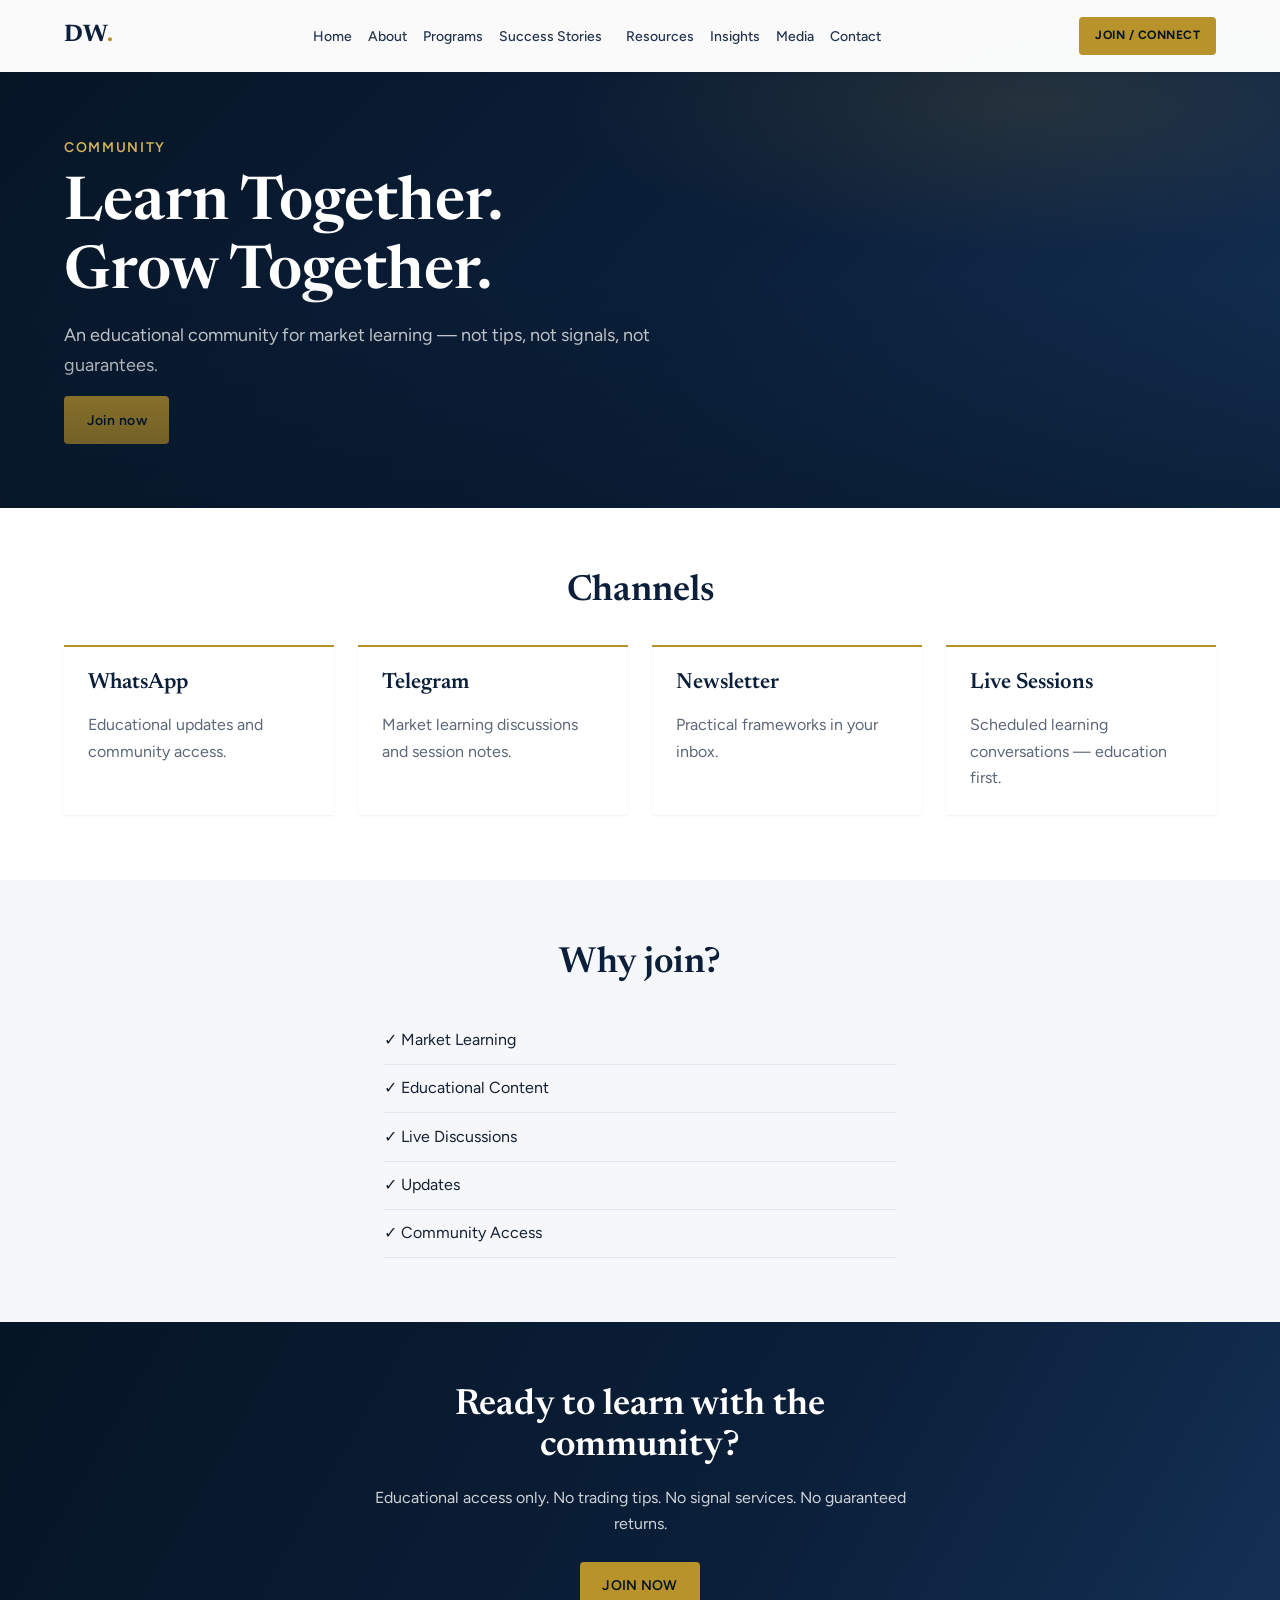
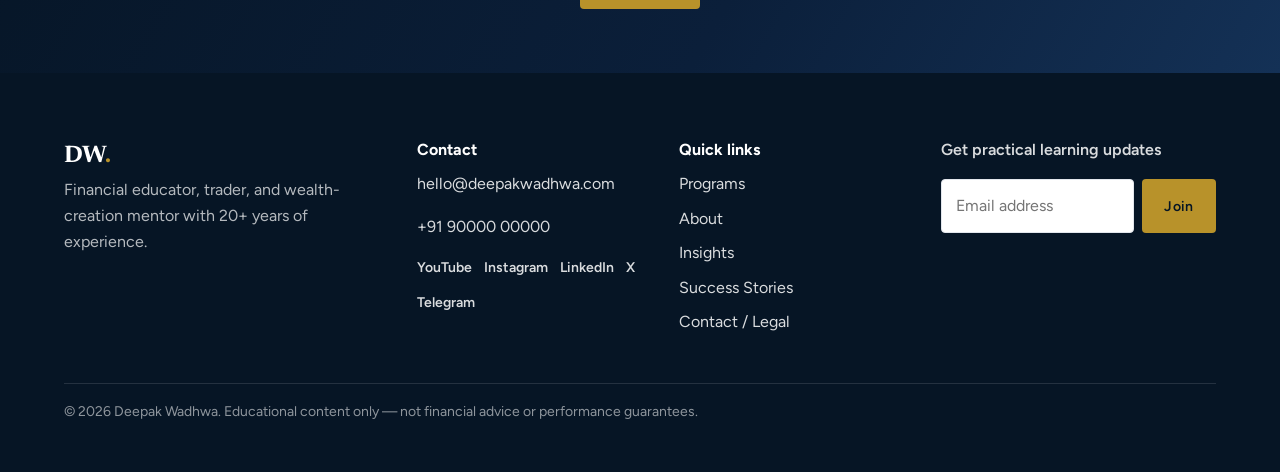
<file: community/index.html>
﻿<!DOCTYPE html>
<html lang="en">
<head>
  <meta charset="UTF-8" />
  <meta name="viewport" content="width=device-width, initial-scale=1" />
  <title>Community | Deepak Wadhwa</title>
  <meta name="description" content="Learn together. Grow together. — educational community channels." />
  <meta property="og:title" content="Community | Deepak Wadhwa" />
  <meta property="og:description" content="Deepak Wadhwa — financial education, trading, and wealth creation." />
  <link rel="preconnect" href="https://fonts.googleapis.com" />
  <link rel="preconnect" href="https://fonts.gstatic.com" crossorigin />
  <link rel="stylesheet" href="https://fonts.googleapis.com/css2?family=Figtree:wght@400;600;700&family=Newsreader:opsz,wght@6..72,600;6..72,700&display=swap" media="print" onload="this.media='all'" />
  <noscript><link rel="stylesheet" href="https://fonts.googleapis.com/css2?family=Figtree:wght@400;600;700&family=Newsreader:opsz,wght@6..72,600;6..72,700&display=swap" /></noscript>
  <link rel="stylesheet" href="../css/site.css" />
</head>
<body data-page="community">
  <div data-component="navbar"></div>

  <main data-page-main>
    <!--
      POSITIONING: educational community only.
      Do NOT use: trading tips, signals, guaranteed returns.
    -->
    <section data-section="intro">
      <h1>Learn Together. Grow Together.</h1>
    </section>
    <section data-section="channels">
      <!-- WhatsApp | Telegram | Newsletter | Live Sessions -->
    </section>
    <section data-section="why-join">
      <!-- Checklist: Market Learning, Educational Content, Live Discussions, Updates, Community Access -->
    </section>
    <section data-section="cta">
      <a href="/contact/?intent=Learn">JOIN NOW</a>
    </section>
  </main>

  <div data-component="footer"></div>
  <script src="../js/pages/community.js" defer></script>
  <script src="../js/site.bundle.js" defer></script>
</body>
</html>
</file>
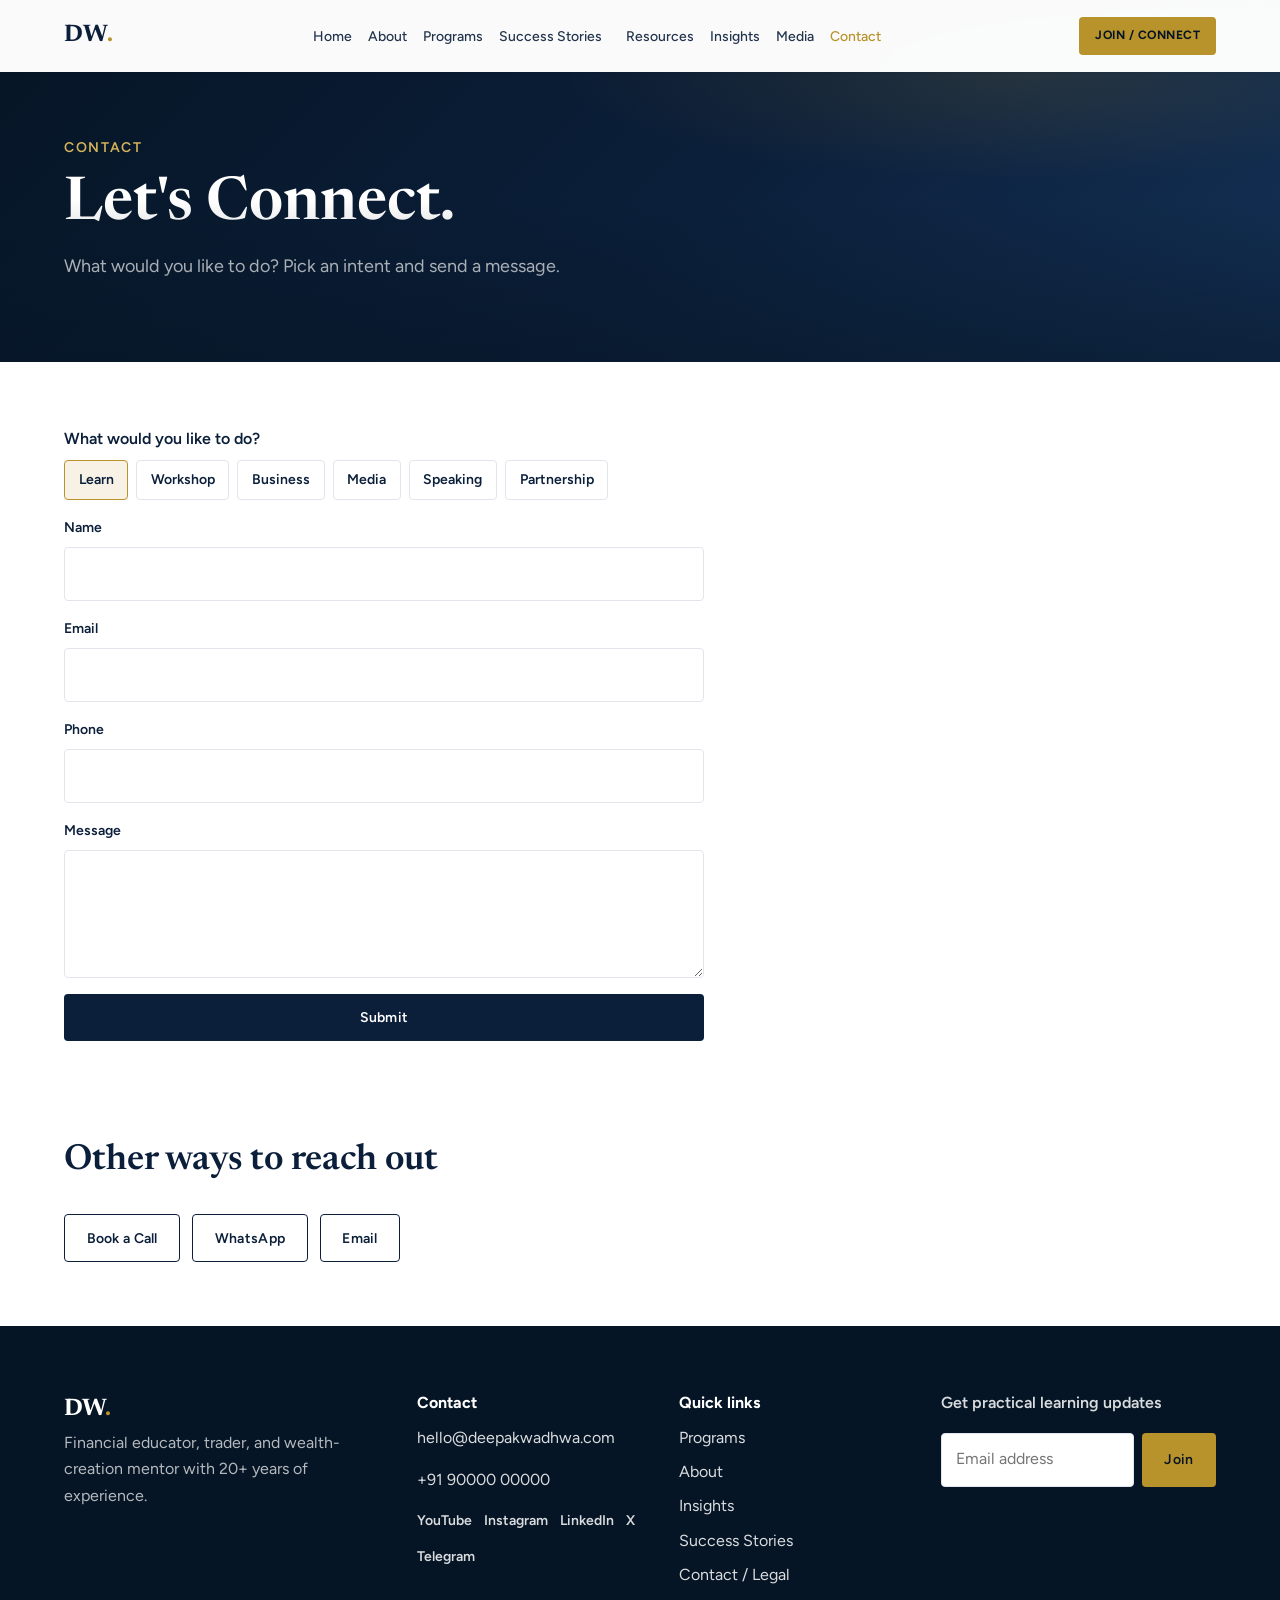
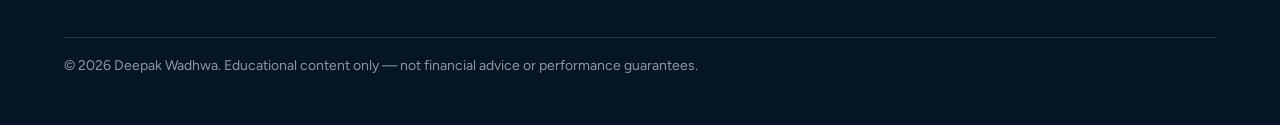
<file: contact/index.html>
﻿<!DOCTYPE html>
<html lang="en">
<head>
  <meta charset="UTF-8" />
  <meta name="viewport" content="width=device-width, initial-scale=1" />
  <title>Contact | Deepak Wadhwa</title>
  <meta name="description" content="Let's connect — learn, workshop, business, media, speaking, or partnership." />
  <meta property="og:title" content="Contact | Deepak Wadhwa" />
  <meta property="og:description" content="Deepak Wadhwa — financial education, trading, and wealth creation." />
  <link rel="preconnect" href="https://fonts.googleapis.com" />
  <link rel="preconnect" href="https://fonts.gstatic.com" crossorigin />
  <link rel="stylesheet" href="https://fonts.googleapis.com/css2?family=Figtree:wght@400;600;700&family=Newsreader:opsz,wght@6..72,600;6..72,700&display=swap" media="print" onload="this.media='all'" />
  <noscript><link rel="stylesheet" href="https://fonts.googleapis.com/css2?family=Figtree:wght@400;600;700&family=Newsreader:opsz,wght@6..72,600;6..72,700&display=swap" /></noscript>
  <link rel="stylesheet" href="../css/site.css" />
</head>
<body data-page="contact">
  <div data-component="navbar"></div>

  <main data-page-main>
    <section data-section="intro">
      <h1>Let's Connect.</h1>
      <p>What would you like to do?</p>
    </section>
    <section data-section="intents">
      <!-- Intent pills: Learn / Workshop / Business / Media / Speaking / Partnership -->
    </section>
    <section data-section="form" data-component="contact-form">
      <!-- ContactForm → EmailJS (Step 2) -->
    </section>
    <section data-section="secondary">
      <!-- Book a Call | WhatsApp | Email -->
    </section>
  </main>

  <div data-component="footer"></div>
  <script src="../js/pages/contact.js" defer></script>
  <script src="../js/site.bundle.js" defer></script>
</body>
</html>
</file>
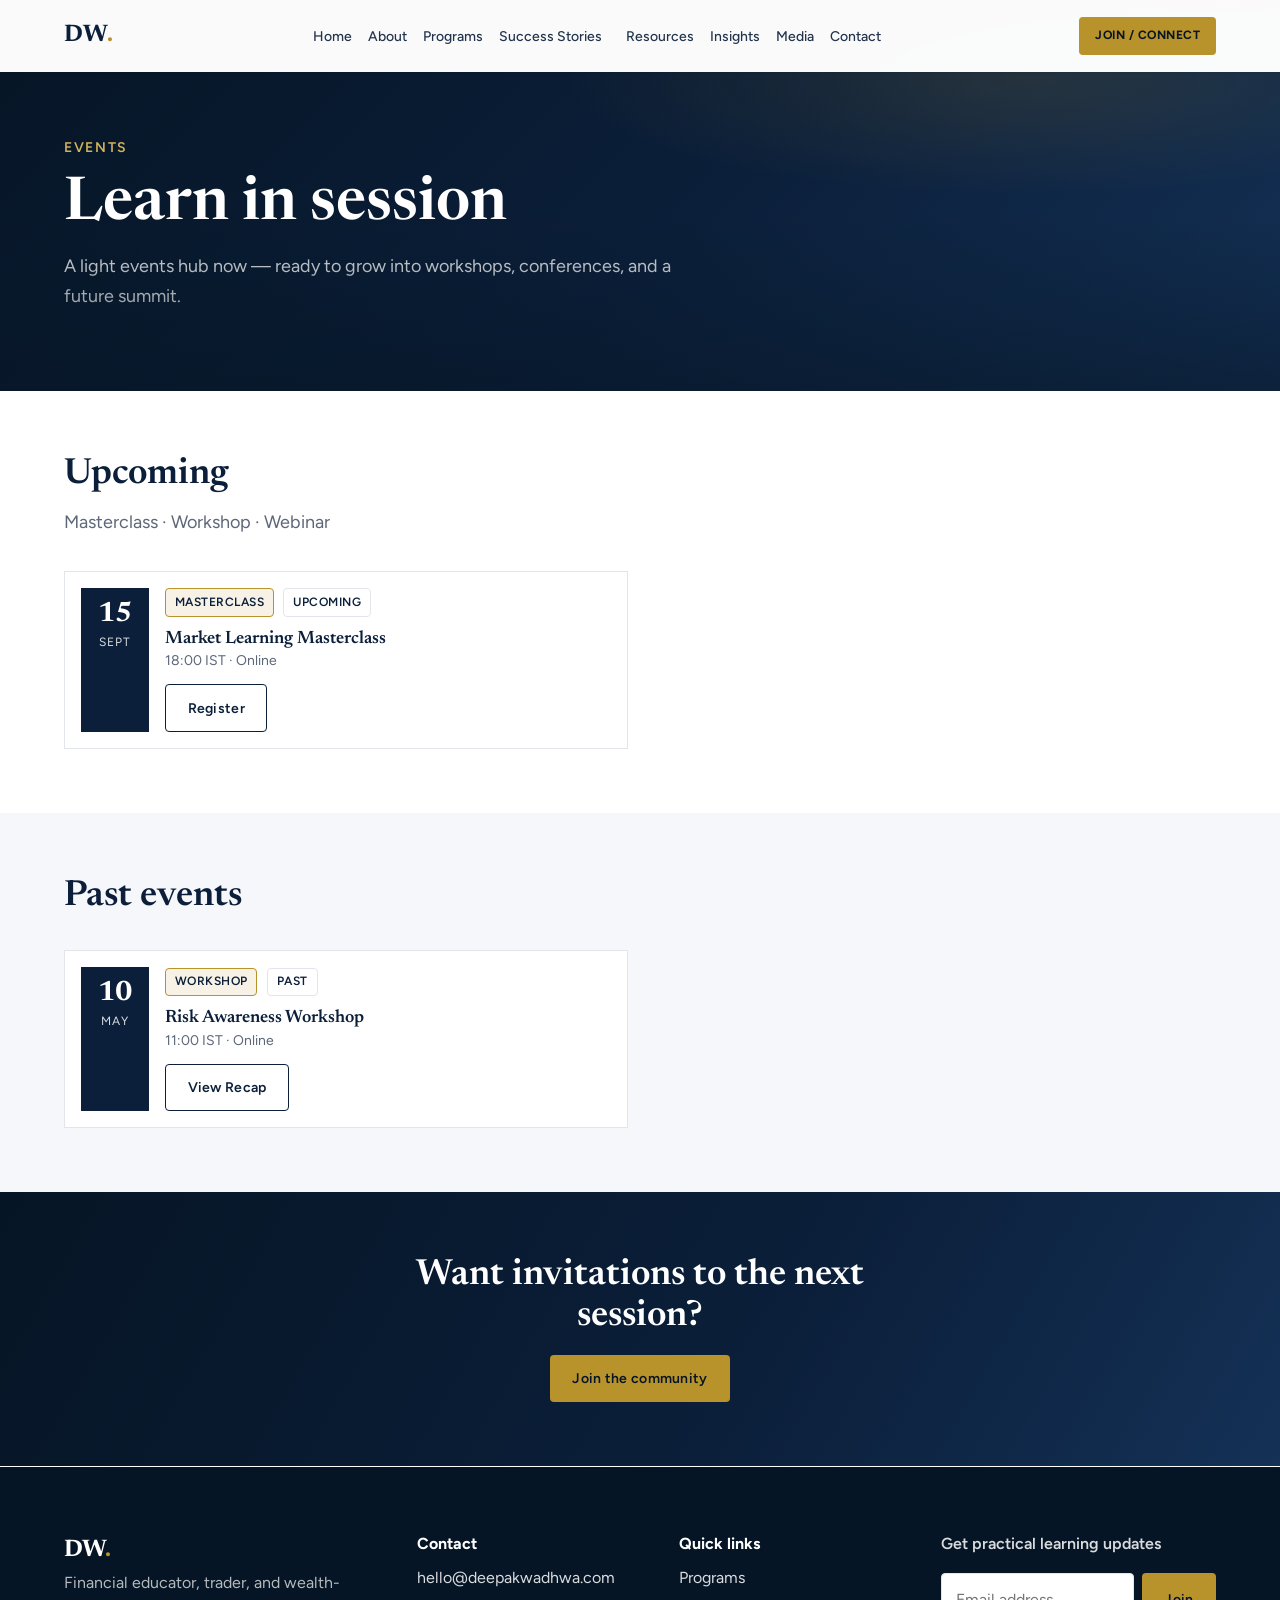
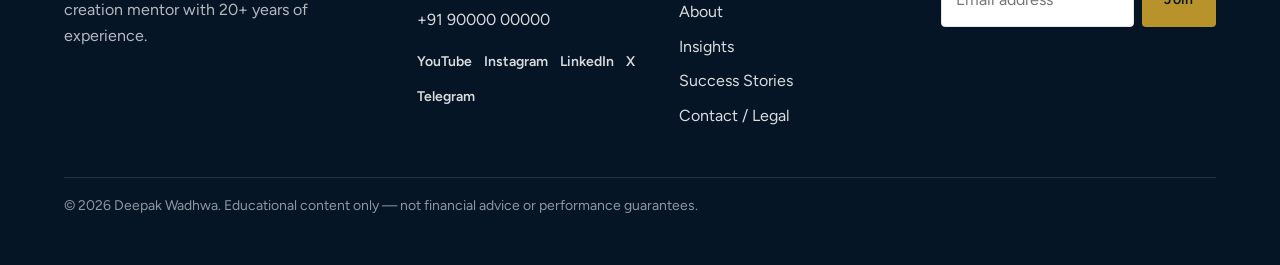
<file: events/index.html>
﻿<!DOCTYPE html>
<html lang="en">
<head>
  <meta charset="UTF-8" />
  <meta name="viewport" content="width=device-width, initial-scale=1" />
  <title>Events | Deepak Wadhwa</title>
  <meta name="description" content="Upcoming masterclasses, workshops, and webinars — plus past event recaps." />
  <meta property="og:title" content="Events | Deepak Wadhwa" />
  <meta property="og:description" content="Deepak Wadhwa — financial education, trading, and wealth creation." />
  <link rel="preconnect" href="https://fonts.googleapis.com" />
  <link rel="preconnect" href="https://fonts.gstatic.com" crossorigin />
  <link rel="stylesheet" href="https://fonts.googleapis.com/css2?family=Figtree:wght@400;600;700&family=Newsreader:opsz,wght@6..72,600;6..72,700&display=swap" media="print" onload="this.media='all'" />
  <noscript><link rel="stylesheet" href="https://fonts.googleapis.com/css2?family=Figtree:wght@400;600;700&family=Newsreader:opsz,wght@6..72,600;6..72,700&display=swap" /></noscript>
  <link rel="stylesheet" href="../css/site.css" />
</head>
<body data-page="events">
  <div data-component="navbar"></div>

  <main data-page-main>
    <section data-section="intro">
      <h1>Events</h1>
      <p>Light hub now — expandable to Summit / Workshops / Conferences later.</p>
    </section>
    <section data-section="upcoming" data-bind="events">
      <!-- EventCard grid — status Upcoming — Register CTA -->
    </section>
    <section data-section="past" data-bind="events">
      <!-- EventCard grid — status Past — View Recap -->
    </section>
    <section data-section="cta" data-component="cta-section"></section>
  </main>

  <div data-component="footer"></div>
  <script src="../js/pages/events.js" defer></script>
  <script src="../js/site.bundle.js" defer></script>
</body>
</html>
</file>
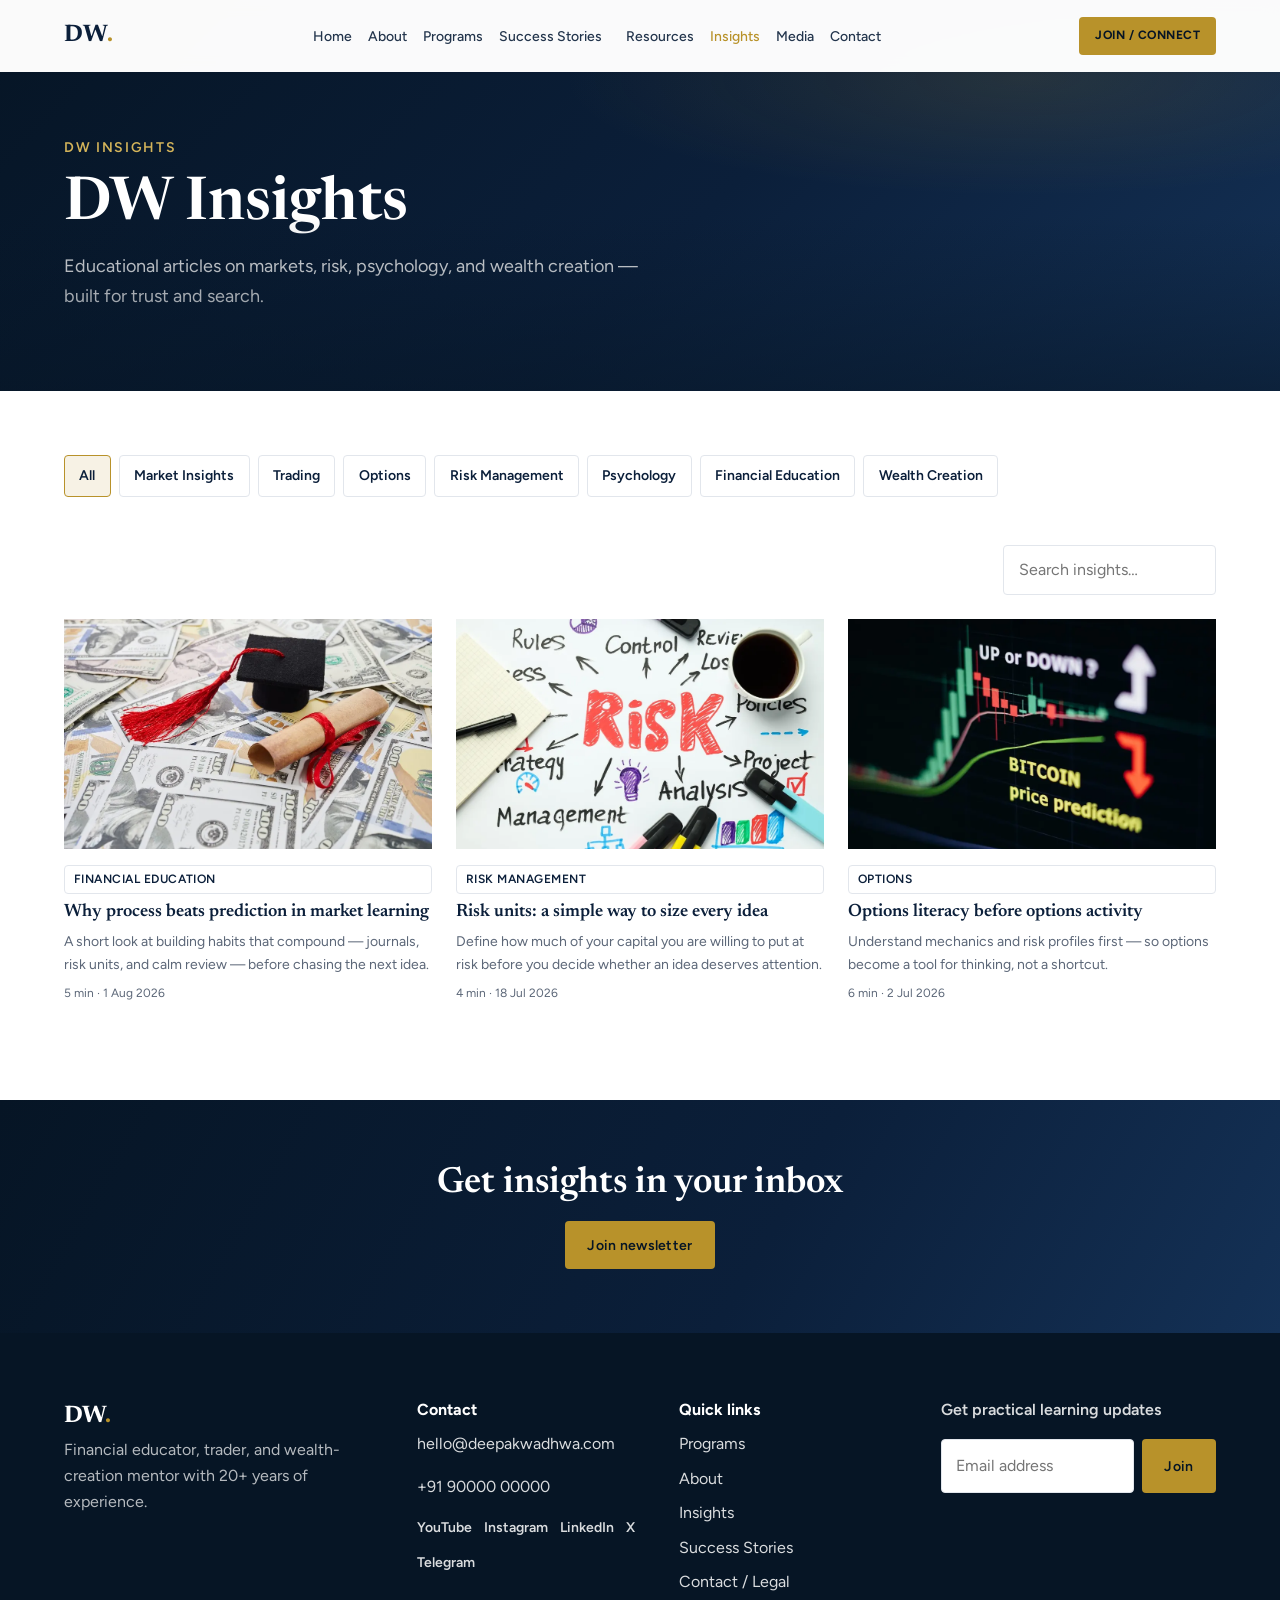
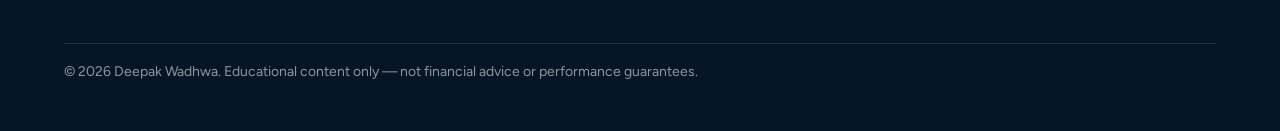
<file: insights/index.html>
﻿<!DOCTYPE html>
<html lang="en">
<head>
  <meta charset="UTF-8" />
  <meta name="viewport" content="width=device-width, initial-scale=1" />
  <title>DW Insights | Deepak Wadhwa</title>
  <meta name="description" content="Market insights, trading education, risk, psychology, and wealth creation." />
  <meta property="og:title" content="DW Insights | Deepak Wadhwa" />
  <meta property="og:description" content="Deepak Wadhwa — financial education, trading, and wealth creation." />
  <link rel="preconnect" href="https://fonts.googleapis.com" />
  <link rel="preconnect" href="https://fonts.gstatic.com" crossorigin />
  <link rel="stylesheet" href="https://fonts.googleapis.com/css2?family=Figtree:wght@400;600;700&family=Newsreader:opsz,wght@6..72,600;6..72,700&display=swap" media="print" onload="this.media='all'" />
  <noscript><link rel="stylesheet" href="https://fonts.googleapis.com/css2?family=Figtree:wght@400;600;700&family=Newsreader:opsz,wght@6..72,600;6..72,700&display=swap" /></noscript>
  <link rel="stylesheet" href="../css/site.css" />
</head>
<body data-page="insights">
  <div data-component="navbar"></div>

  <main data-page-main>
    <section data-section="intro">
      <h1>DW Insights</h1>
      <p>Educational articles — not a generic blog.</p>
    </section>
    <section data-section="filters">
      <!-- Category tabs + search -->
    </section>
    <section data-section="grid" data-bind="articles">
      <!-- ArticleCard grid from data/articles.json -->
    </section>
    <section data-section="cta" data-component="cta-section"></section>
  </main>

  <div data-component="footer"></div>
  <script src="../js/pages/insights.js" defer></script>
  <script src="../js/site.bundle.js" defer></script>
</body>
</html>
</file>
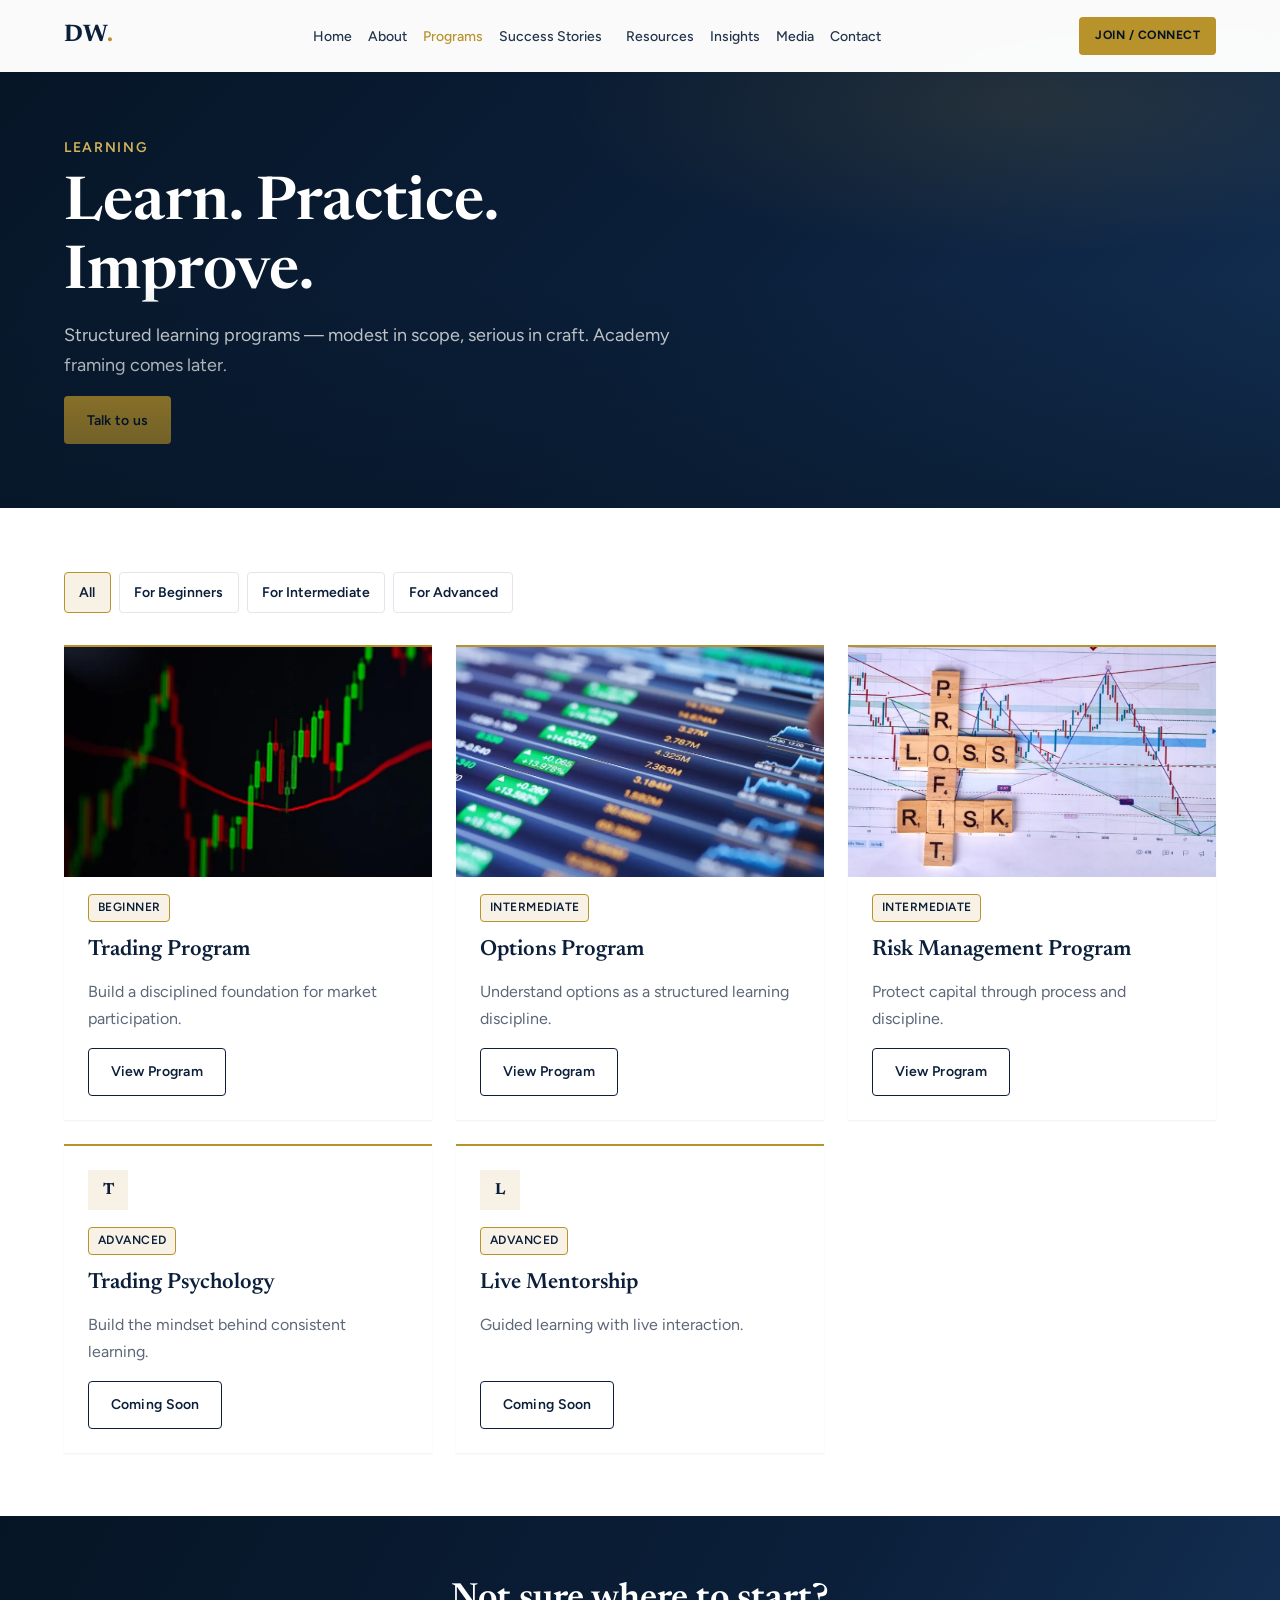
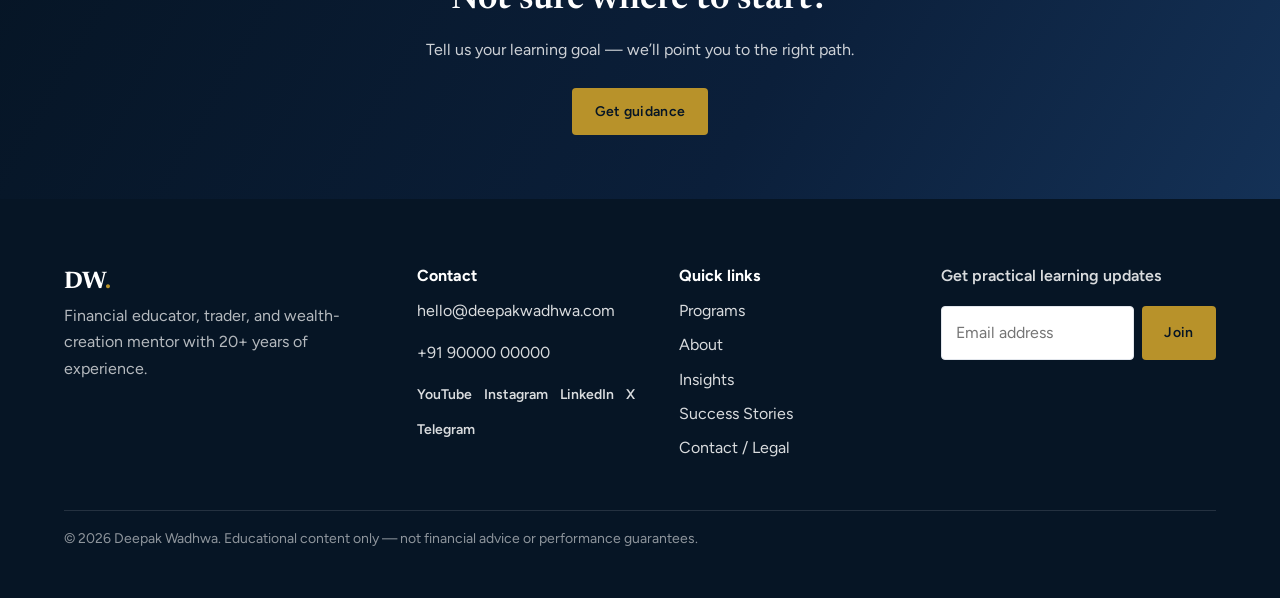
<file: programs/index.html>
﻿<!DOCTYPE html>
<html lang="en">
<head>
  <meta charset="UTF-8" />
  <meta name="viewport" content="width=device-width, initial-scale=1" />
  <title>Learning Programs | Deepak Wadhwa</title>
  <meta name="description" content="Learn. Practice. Improve. — structured financial education programs." />
  <meta property="og:title" content="Learning Programs | Deepak Wadhwa" />
  <meta property="og:description" content="Deepak Wadhwa — financial education, trading, and wealth creation." />
  <link rel="preconnect" href="https://fonts.googleapis.com" />
  <link rel="preconnect" href="https://fonts.gstatic.com" crossorigin />
  <link rel="stylesheet" href="https://fonts.googleapis.com/css2?family=Figtree:wght@400;600;700&family=Newsreader:opsz,wght@6..72,600;6..72,700&display=swap" media="print" onload="this.media='all'" />
  <noscript><link rel="stylesheet" href="https://fonts.googleapis.com/css2?family=Figtree:wght@400;600;700&family=Newsreader:opsz,wght@6..72,600;6..72,700&display=swap" /></noscript>
  <link rel="stylesheet" href="../css/site.css" />
</head>
<body data-page="programs">
  <div data-component="navbar"></div>

  <main data-page-main>
    <section data-section="intro">
      <h1>Learn. Practice. Improve.</h1>
      <p>Learning programs — modest scope; Academy not launched yet.</p>
    </section>
    <section data-section="filters">
      <!-- Tabs: For Beginners / For Intermediate / For Advanced -->
    </section>
    <section data-section="grid" data-bind="programs">
      <!-- ProgramCard grid from data/programs.json -->
    </section>
    <section data-section="cta" data-component="cta-section"></section>
  </main>

  <div data-component="footer"></div>
  <script src="../js/pages/programs.js" defer></script>
  <script src="../js/site.bundle.js" defer></script>
</body>
</html>
</file>
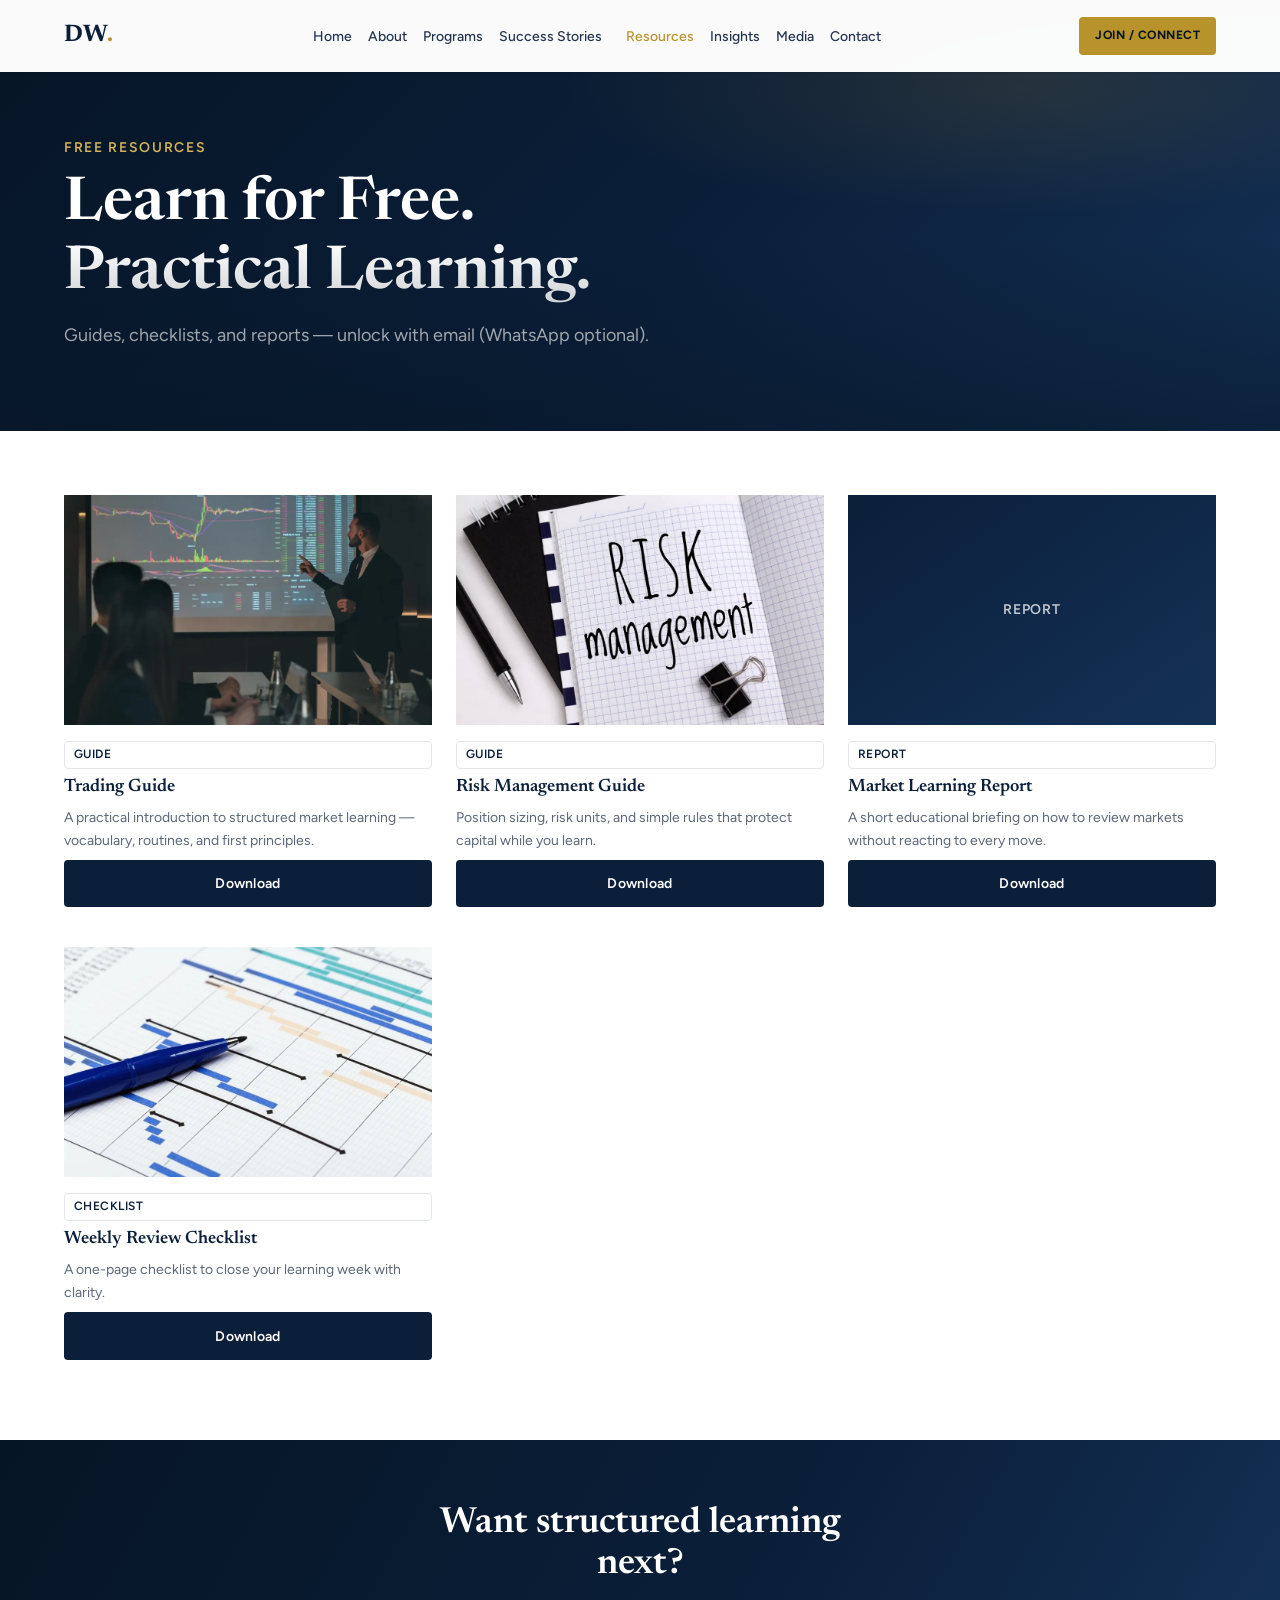
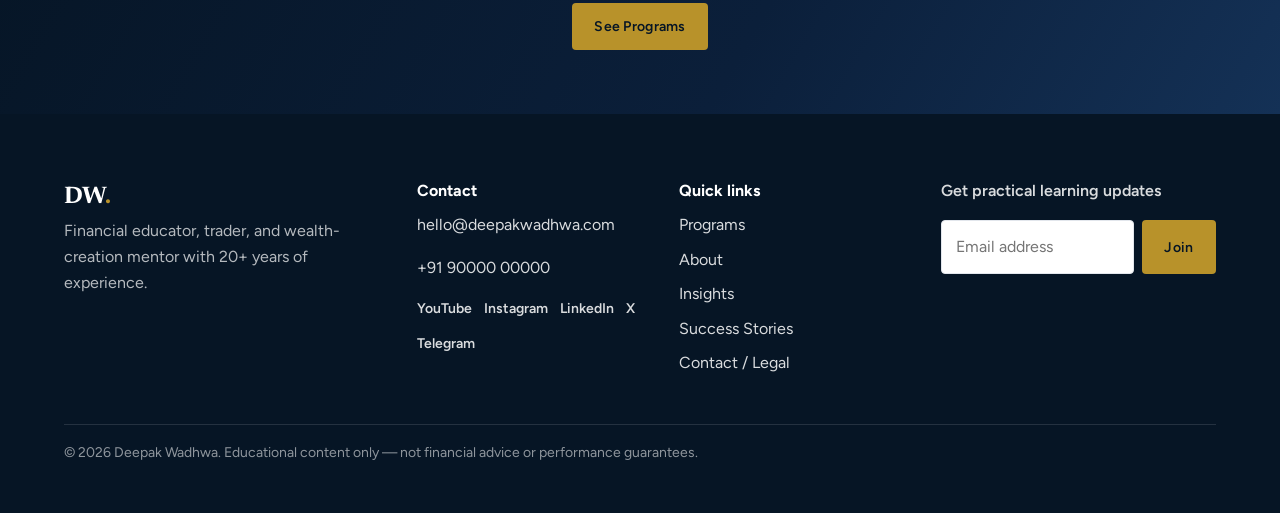
<file: resources/index.html>
﻿<!DOCTYPE html>
<html lang="en">
<head>
  <meta charset="UTF-8" />
  <meta name="viewport" content="width=device-width, initial-scale=1" />
  <title>Free Resources | Deepak Wadhwa</title>
  <meta name="description" content="Learn for free. Practical learning resources and guides." />
  <meta property="og:title" content="Free Resources | Deepak Wadhwa" />
  <meta property="og:description" content="Deepak Wadhwa — financial education, trading, and wealth creation." />
  <link rel="preconnect" href="https://fonts.googleapis.com" />
  <link rel="preconnect" href="https://fonts.gstatic.com" crossorigin />
  <link rel="stylesheet" href="https://fonts.googleapis.com/css2?family=Figtree:wght@400;600;700&family=Newsreader:opsz,wght@6..72,600;6..72,700&display=swap" media="print" onload="this.media='all'" />
  <noscript><link rel="stylesheet" href="https://fonts.googleapis.com/css2?family=Figtree:wght@400;600;700&family=Newsreader:opsz,wght@6..72,600;6..72,700&display=swap" /></noscript>
  <link rel="stylesheet" href="../css/site.css" />
</head>
<body data-page="resources">
  <div data-component="navbar"></div>

  <main data-page-main>
    <section data-section="intro">
      <h1>Learn for Free. Practical Learning.</h1>
    </section>
    <section data-section="grid" data-bind="resources">
      <!-- Gated resource cards: click → NewsletterForm modal → unlock download -->
    </section>
    <div data-component="resource-gate-modal" hidden>
      <!-- STEP 2: NewsletterForm (email + optional WhatsApp) → lead save → download -->
    </div>
    <section data-section="cta" data-component="cta-section"></section>
  </main>

  <div data-component="footer"></div>
  <script src="../js/pages/resources.js" defer></script>
  <script src="../js/site.bundle.js" defer></script>
</body>
</html>
</file>
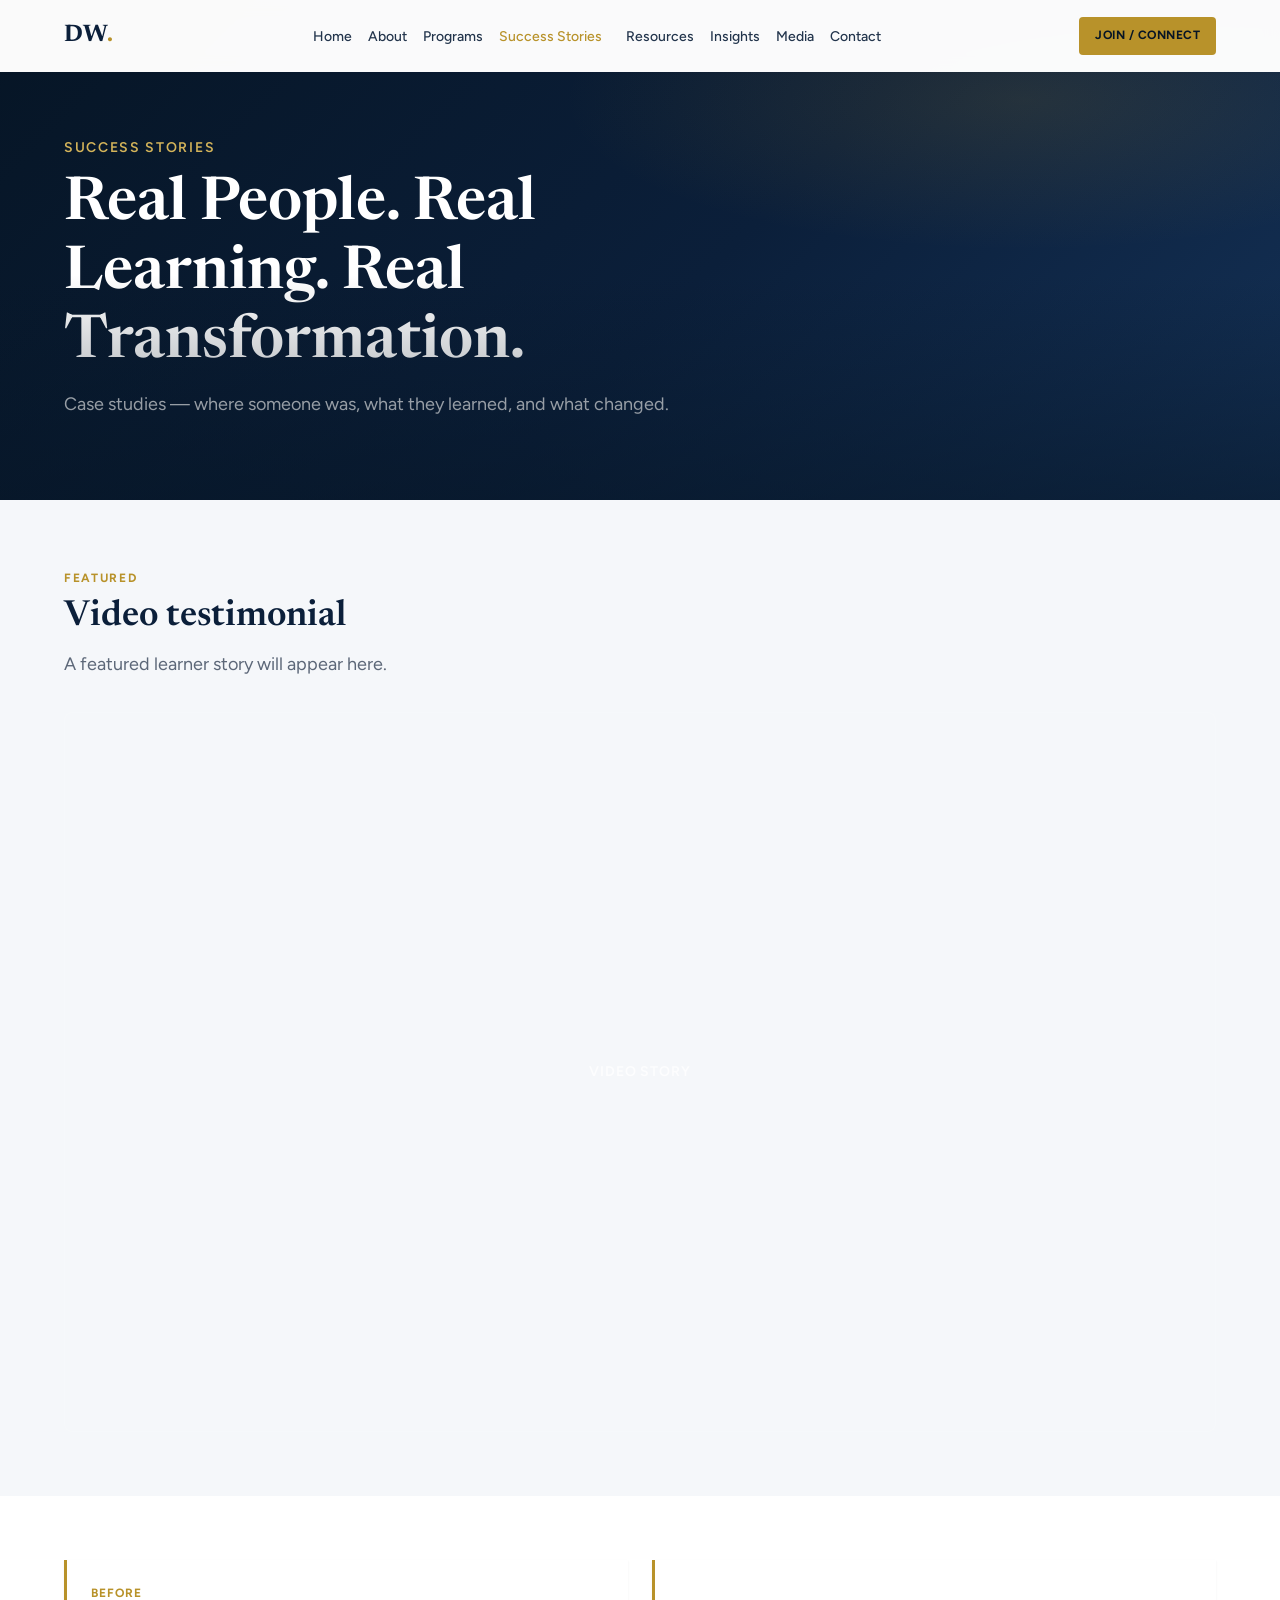
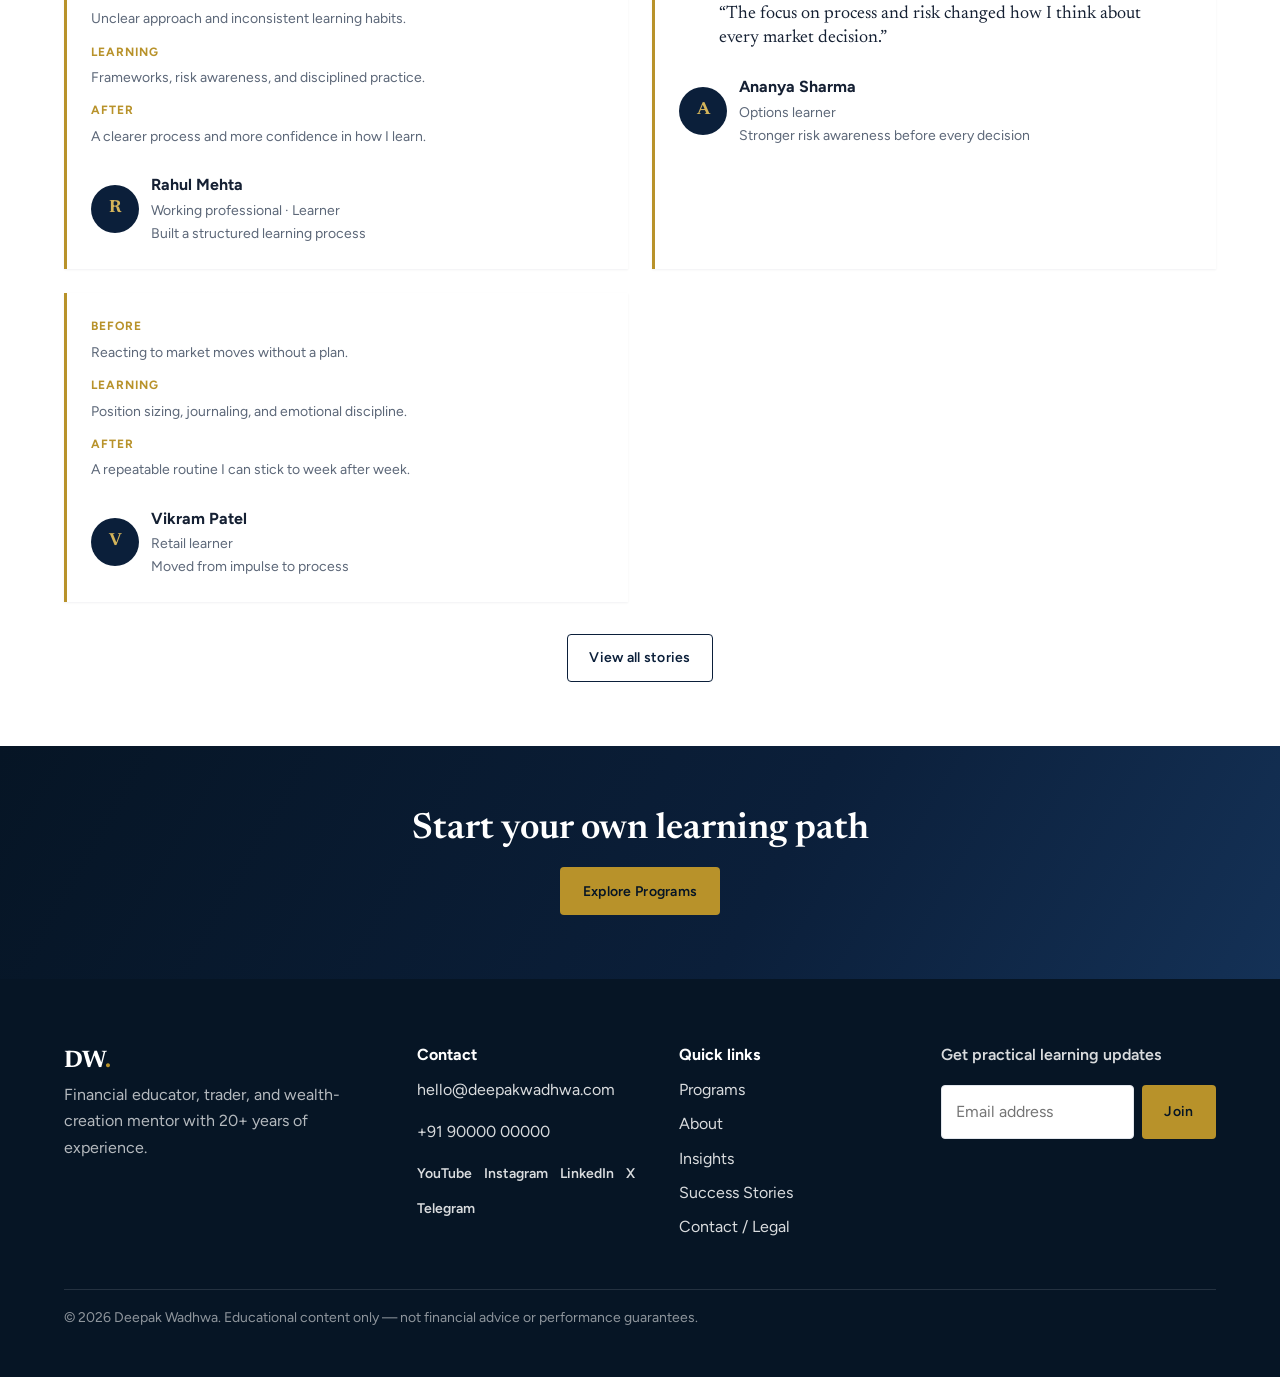
<file: success-stories/index.html>
﻿<!DOCTYPE html>
<html lang="en">
<head>
  <meta charset="UTF-8" />
  <meta name="viewport" content="width=device-width, initial-scale=1" />
  <title>Success Stories | Deepak Wadhwa</title>
  <meta name="description" content="Real people. Real learning. Real transformation." />
  <meta property="og:title" content="Success Stories | Deepak Wadhwa" />
  <meta property="og:description" content="Deepak Wadhwa — financial education, trading, and wealth creation." />
  <link rel="preconnect" href="https://fonts.googleapis.com" />
  <link rel="preconnect" href="https://fonts.gstatic.com" crossorigin />
  <link rel="stylesheet" href="https://fonts.googleapis.com/css2?family=Figtree:wght@400;600;700&family=Newsreader:opsz,wght@6..72,600;6..72,700&display=swap" media="print" onload="this.media='all'" />
  <noscript><link rel="stylesheet" href="https://fonts.googleapis.com/css2?family=Figtree:wght@400;600;700&family=Newsreader:opsz,wght@6..72,600;6..72,700&display=swap" /></noscript>
  <link rel="stylesheet" href="../css/site.css" />
</head>
<body data-page="success-stories">
  <div data-component="navbar"></div>

  <main data-page-main>
    <section data-section="intro">
      <h1>Real People. Real Learning. Real Transformation.</h1>
    </section>
    <section data-section="featured-video"><!-- Video testimonial feature --></section>
    <section data-section="stories" data-bind="testimonials">
      <!-- TestimonialCard grid — Before → Learning → After -->
    </section>
    <section data-section="load-more"><!-- Load more / pagination --></section>
    <section data-section="cta" data-component="cta-section"></section>
  </main>

  <div data-component="footer"></div>
  <script src="../js/pages/success-stories.js" defer></script>
  <script src="../js/site.bundle.js" defer></script>
</body>
</html>
</file>
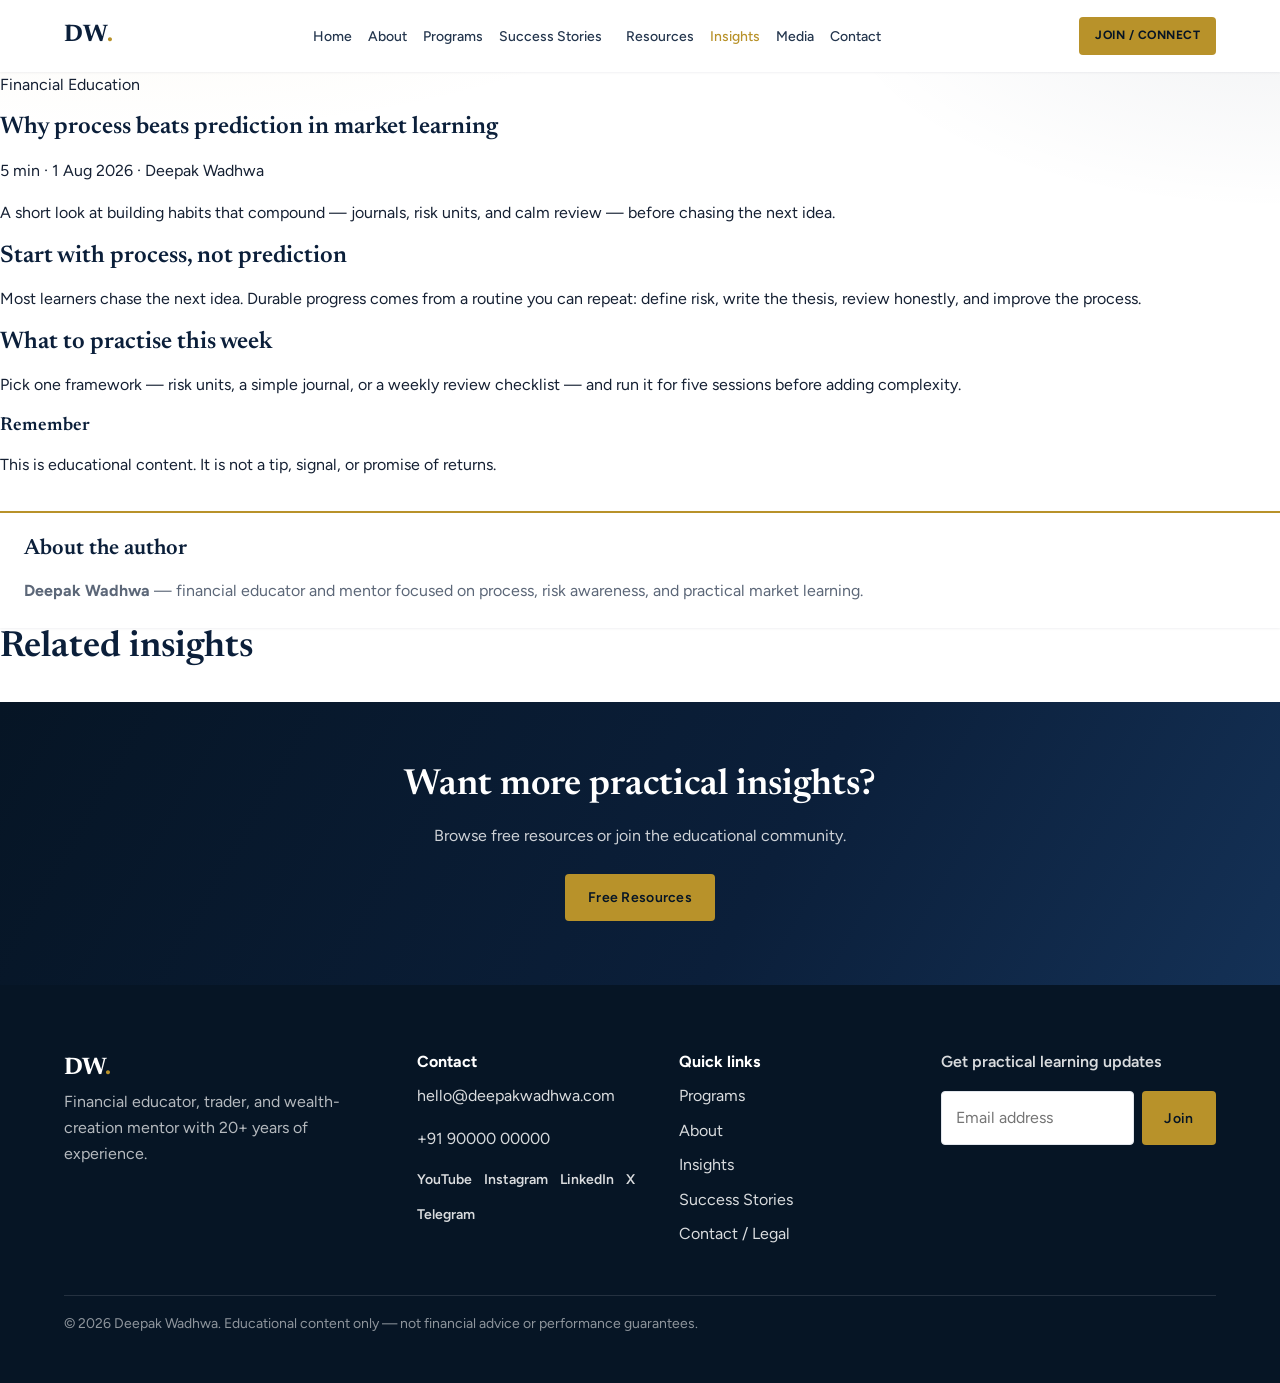
<file: insights/sample-article/index.html>
﻿<!DOCTYPE html>
<html lang="en">
<head>
  <meta charset="UTF-8" />
  <meta name="viewport" content="width=device-width, initial-scale=1" />
  <title>Sample Insight | DW Insights</title>
  <meta name="description" content="Deepak Wadhwa — financial education, trading, and wealth creation." />
  <meta property="og:title" content="Sample Insight" />
  <meta property="og:description" content="Deepak Wadhwa — financial education, trading, and wealth creation." />
  <meta property="og:type" content="article" />
  <!-- JSON-LD Article / BlogPosting: Step 3 -->
  <script type="application/ld+json" id="article-jsonld">
  {
    "@context": "https://schema.org",
    "@type": "BlogPosting",
    "headline": "Sample Insight Title",
    "author": { "@type": "Person", "name": "Deepak Wadhwa" },
    "datePublished": "2026-08-01"
  }
  </script>
  <link rel="preconnect" href="https://fonts.googleapis.com" />
  <link rel="preconnect" href="https://fonts.gstatic.com" crossorigin />
  <link rel="stylesheet" href="https://fonts.googleapis.com/css2?family=Figtree:wght@400;600;700&family=Newsreader:opsz,wght@6..72,600;6..72,700&display=swap" media="print" onload="this.media='all'" />
  <noscript><link rel="stylesheet" href="https://fonts.googleapis.com/css2?family=Figtree:wght@400;600;700&family=Newsreader:opsz,wght@6..72,600;6..72,700&display=swap" /></noscript>
  <link rel="stylesheet" href="../../css/site.css" />
</head>
<body data-page="article" data-article-slug="sample-article">
  <div data-component="navbar"></div>

  <main data-page-main>
    <article>
      <header data-section="article-header">
        <p data-field="category"><!-- category --></p>
        <h1>Sample Insight Title</h1>
        <p data-field="meta"><!-- date · read time · author --></p>
      </header>
      <div data-section="article-body">
        <p>Article body template. Proper heading hierarchy (h2/h3) for SEO.</p>
      </div>
      <aside data-section="author-box"><!-- Author: Deepak Wadhwa --></aside>
      <section data-section="related" data-bind="articles"><!-- Related ArticleCards --></section>
      <section data-section="cta" data-component="cta-section">
        <!-- Newsletter / Resources CTA -->
      </section>
    </article>
  </main>

  <div data-component="footer"></div>
  <script src="../../js/pages/article.js" defer></script>
  <script src="../../js/site.bundle.js" defer></script>
</body>
</html>
</file>
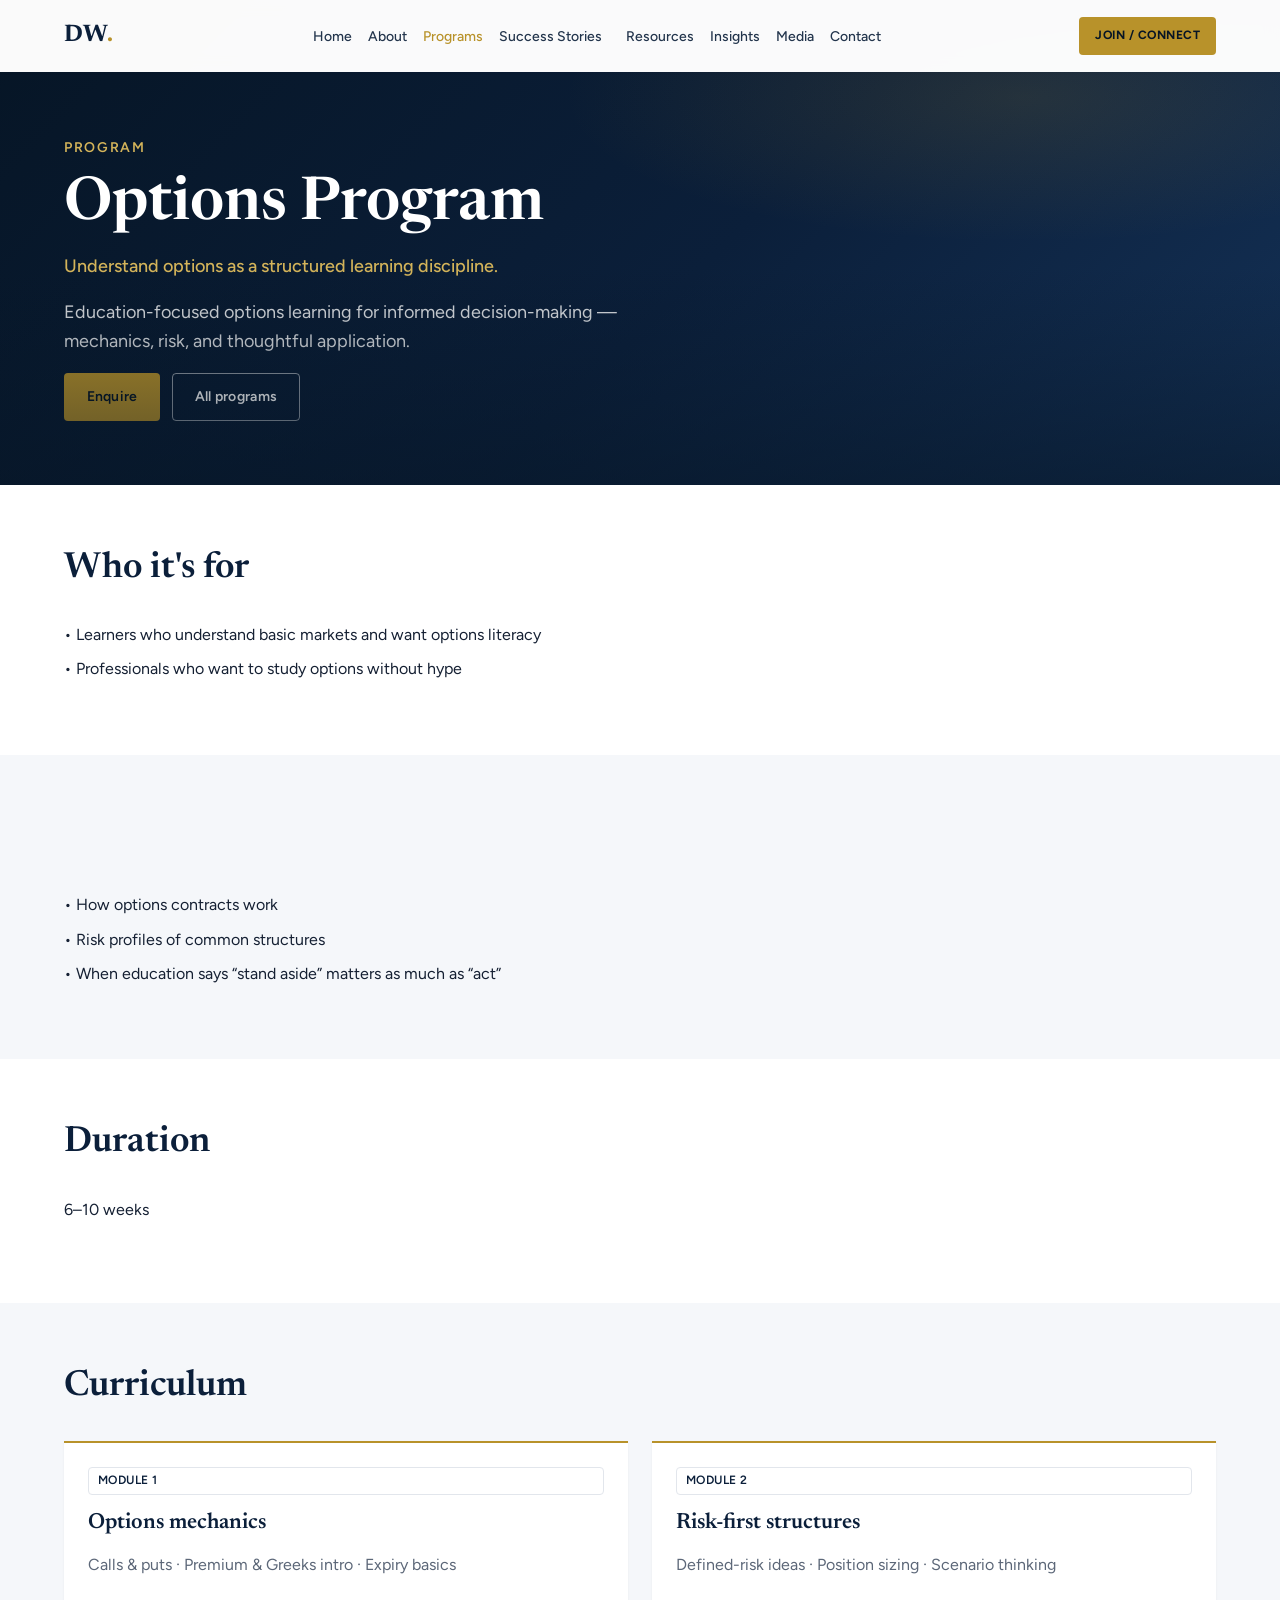
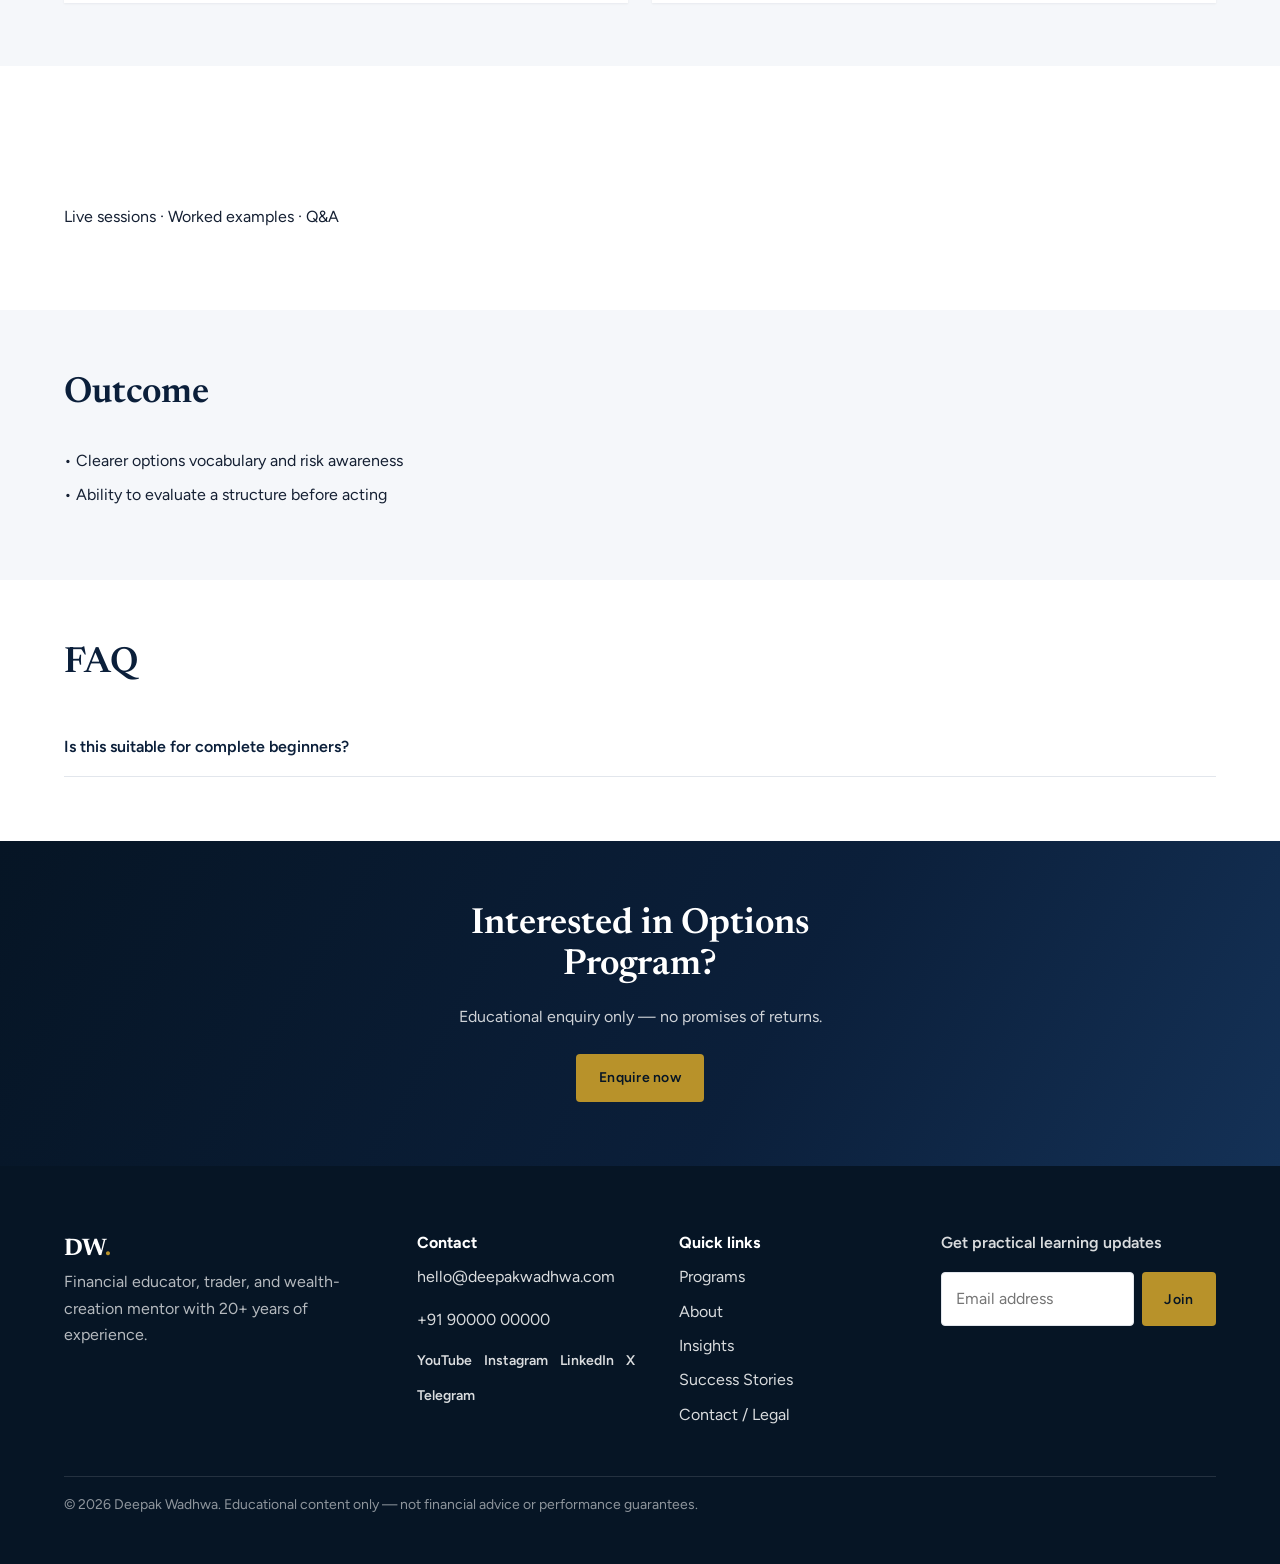
<file: programs/options/index.html>
﻿<!DOCTYPE html>
<html lang="en">
<head>
  <meta charset="UTF-8" />
  <meta name="viewport" content="width=device-width, initial-scale=1" />
  <title>Options Program | Deepak Wadhwa</title>
  <meta name="description" content="Options education focused on structure and informed learning." />
  <meta property="og:title" content="Options Program | Deepak Wadhwa" />
  <meta property="og:description" content="Deepak Wadhwa — financial education, trading, and wealth creation." />
  <link rel="preconnect" href="https://fonts.googleapis.com" />
  <link rel="preconnect" href="https://fonts.gstatic.com" crossorigin />
  <link rel="stylesheet" href="https://fonts.googleapis.com/css2?family=Figtree:wght@400;600;700&family=Newsreader:opsz,wght@6..72,600;6..72,700&display=swap" media="print" onload="this.media='all'" />
  <noscript><link rel="stylesheet" href="https://fonts.googleapis.com/css2?family=Figtree:wght@400;600;700&family=Newsreader:opsz,wght@6..72,600;6..72,700&display=swap" /></noscript>
  <link rel="stylesheet" href="../../css/site.css" />
</head>
<body data-page="program-detail" data-program-slug="options">
  <div data-component="navbar"></div>

  <main data-page-main>
    <section data-section="hero"><h1>Options Program</h1></section>
    <section data-section="who"><!-- Who it's for --></section>
    <section data-section="learn"><!-- What you'll learn --></section>
    <section data-section="duration"><!-- Duration --></section>
    <section data-section="curriculum"><!-- Curriculum --></section>
    <section data-section="format"><!-- Learning format --></section>
    <section data-section="outcome"><!-- Outcome --></section>
    <section data-section="faq"><!-- FAQ accordion --></section>
    <section data-section="cta" data-component="cta-section"></section>
  </main>

  <div data-component="footer"></div>
  <script src="../../js/pages/program-detail.js" defer></script>
  <script src="../../js/site.bundle.js" defer></script>
</body>
</html>
</file>
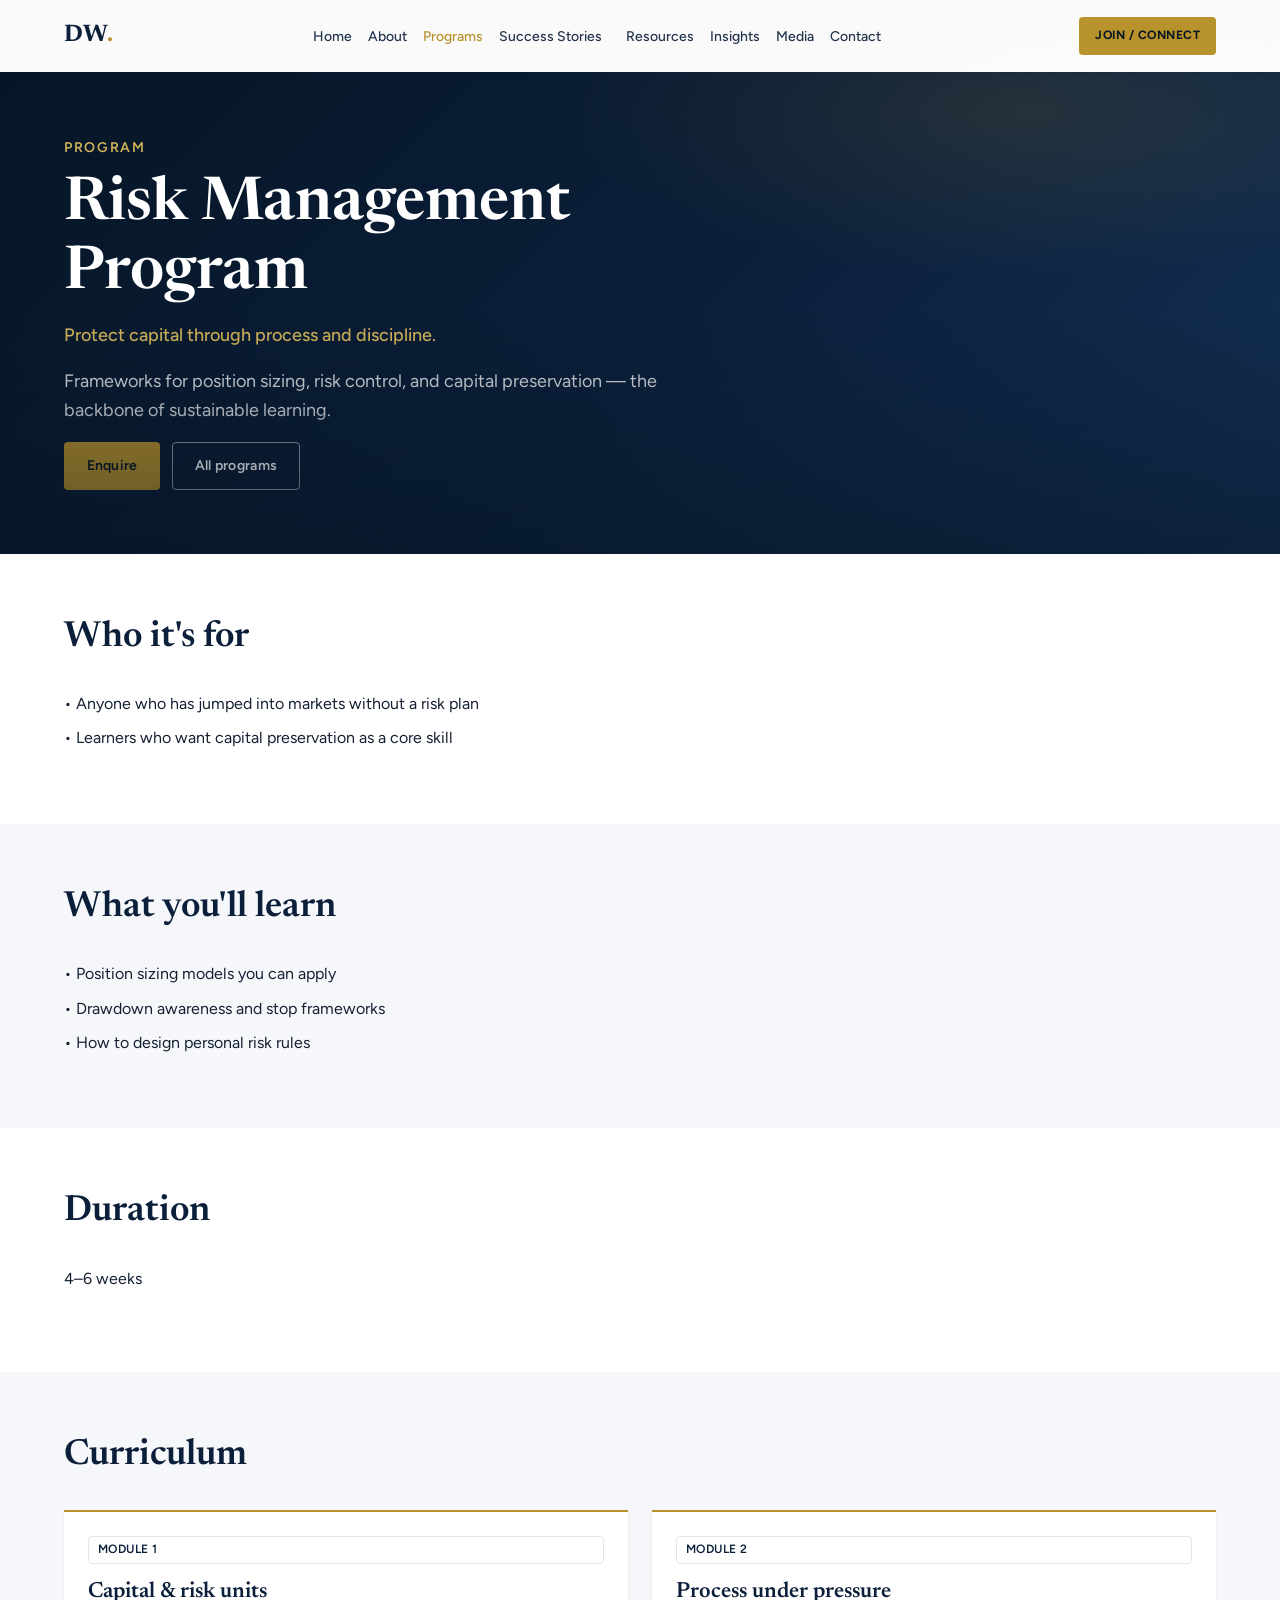
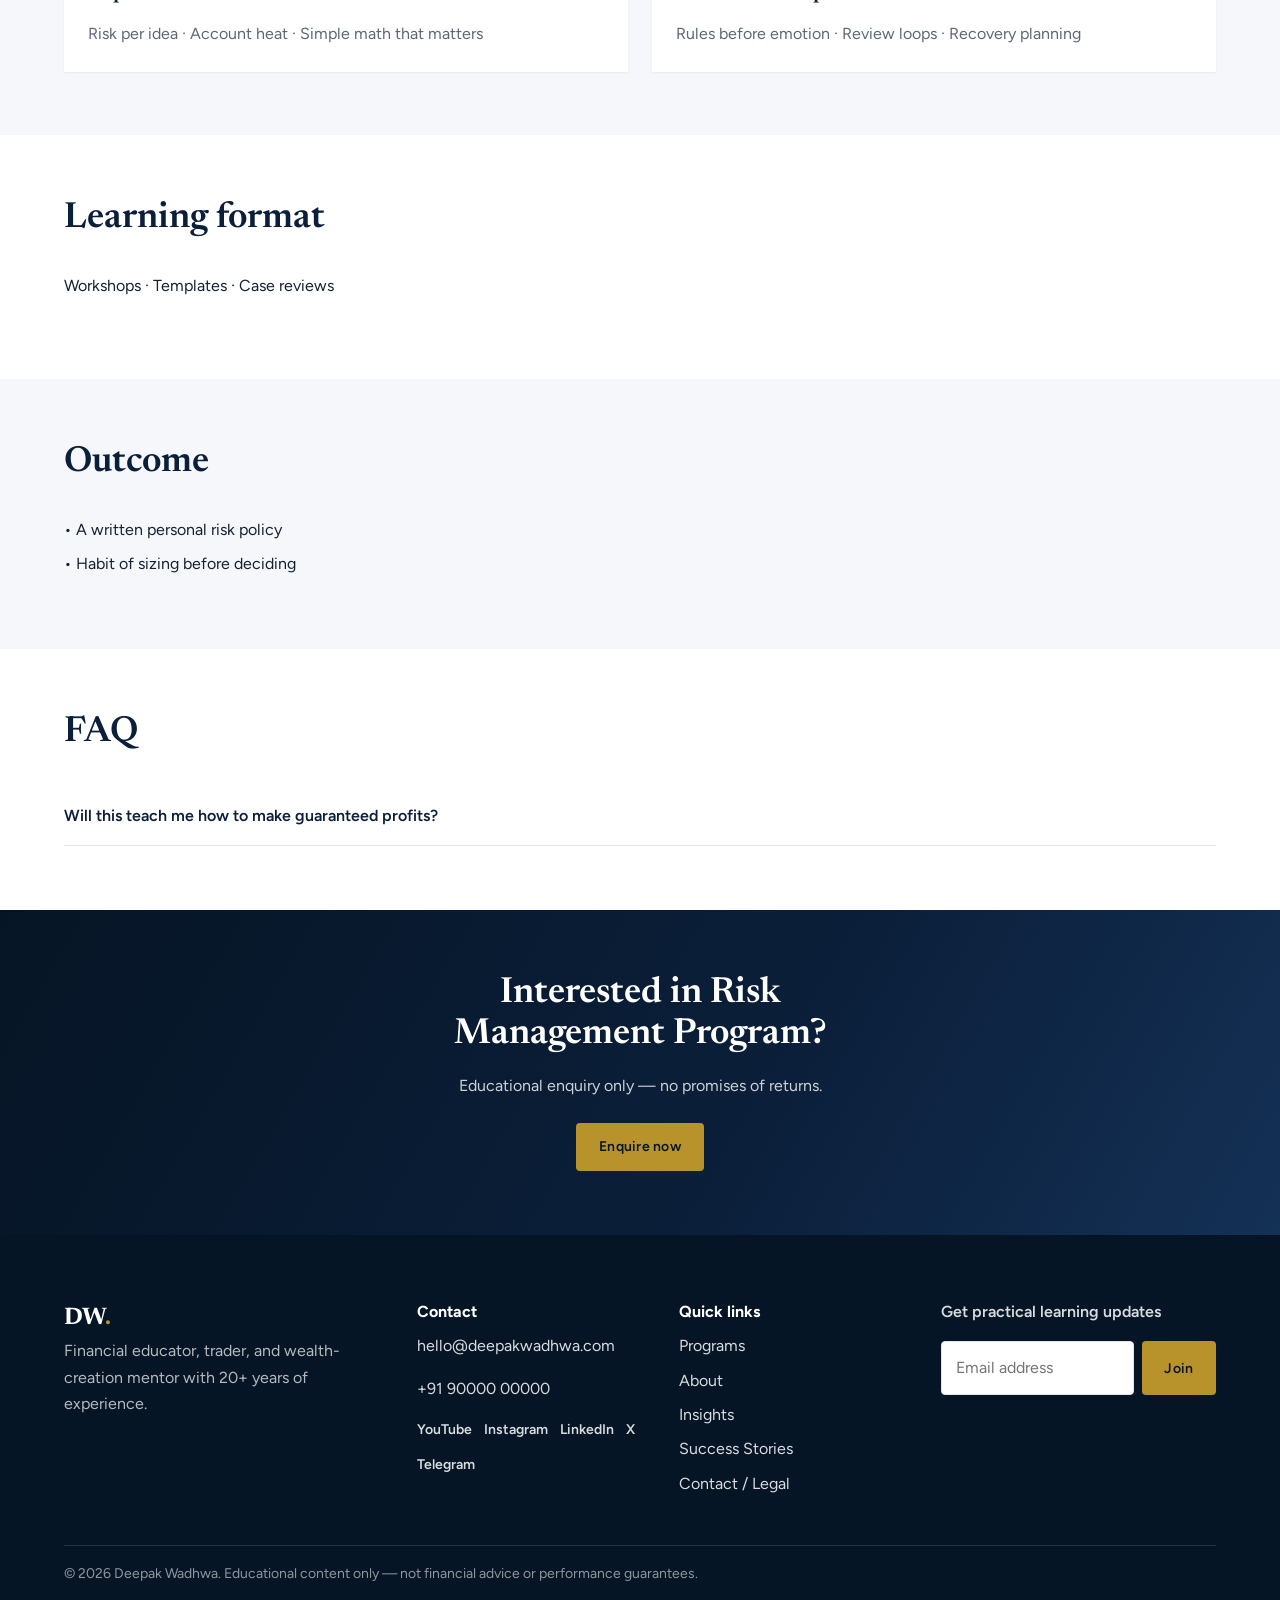
<file: programs/risk-management/index.html>
﻿<!DOCTYPE html>
<html lang="en">
<head>
  <meta charset="UTF-8" />
  <meta name="viewport" content="width=device-width, initial-scale=1" />
  <title>Risk Management Program | Deepak Wadhwa</title>
  <meta name="description" content="Risk management education — process, discipline, capital awareness." />
  <meta property="og:title" content="Risk Management Program | Deepak Wadhwa" />
  <meta property="og:description" content="Deepak Wadhwa — financial education, trading, and wealth creation." />
  <link rel="preconnect" href="https://fonts.googleapis.com" />
  <link rel="preconnect" href="https://fonts.gstatic.com" crossorigin />
  <link rel="stylesheet" href="https://fonts.googleapis.com/css2?family=Figtree:wght@400;600;700&family=Newsreader:opsz,wght@6..72,600;6..72,700&display=swap" media="print" onload="this.media='all'" />
  <noscript><link rel="stylesheet" href="https://fonts.googleapis.com/css2?family=Figtree:wght@400;600;700&family=Newsreader:opsz,wght@6..72,600;6..72,700&display=swap" /></noscript>
  <link rel="stylesheet" href="../../css/site.css" />
</head>
<body data-page="program-detail" data-program-slug="risk-management">
  <div data-component="navbar"></div>

  <main data-page-main>
    <section data-section="hero"><h1>Risk Management Program</h1></section>
    <section data-section="who"><!-- Who it's for --></section>
    <section data-section="learn"><!-- What you'll learn --></section>
    <section data-section="duration"><!-- Duration --></section>
    <section data-section="curriculum"><!-- Curriculum --></section>
    <section data-section="format"><!-- Learning format --></section>
    <section data-section="outcome"><!-- Outcome --></section>
    <section data-section="faq"><!-- FAQ accordion --></section>
    <section data-section="cta" data-component="cta-section"></section>
  </main>

  <div data-component="footer"></div>
  <script src="../../js/pages/program-detail.js" defer></script>
  <script src="../../js/site.bundle.js" defer></script>
</body>
</html>
</file>
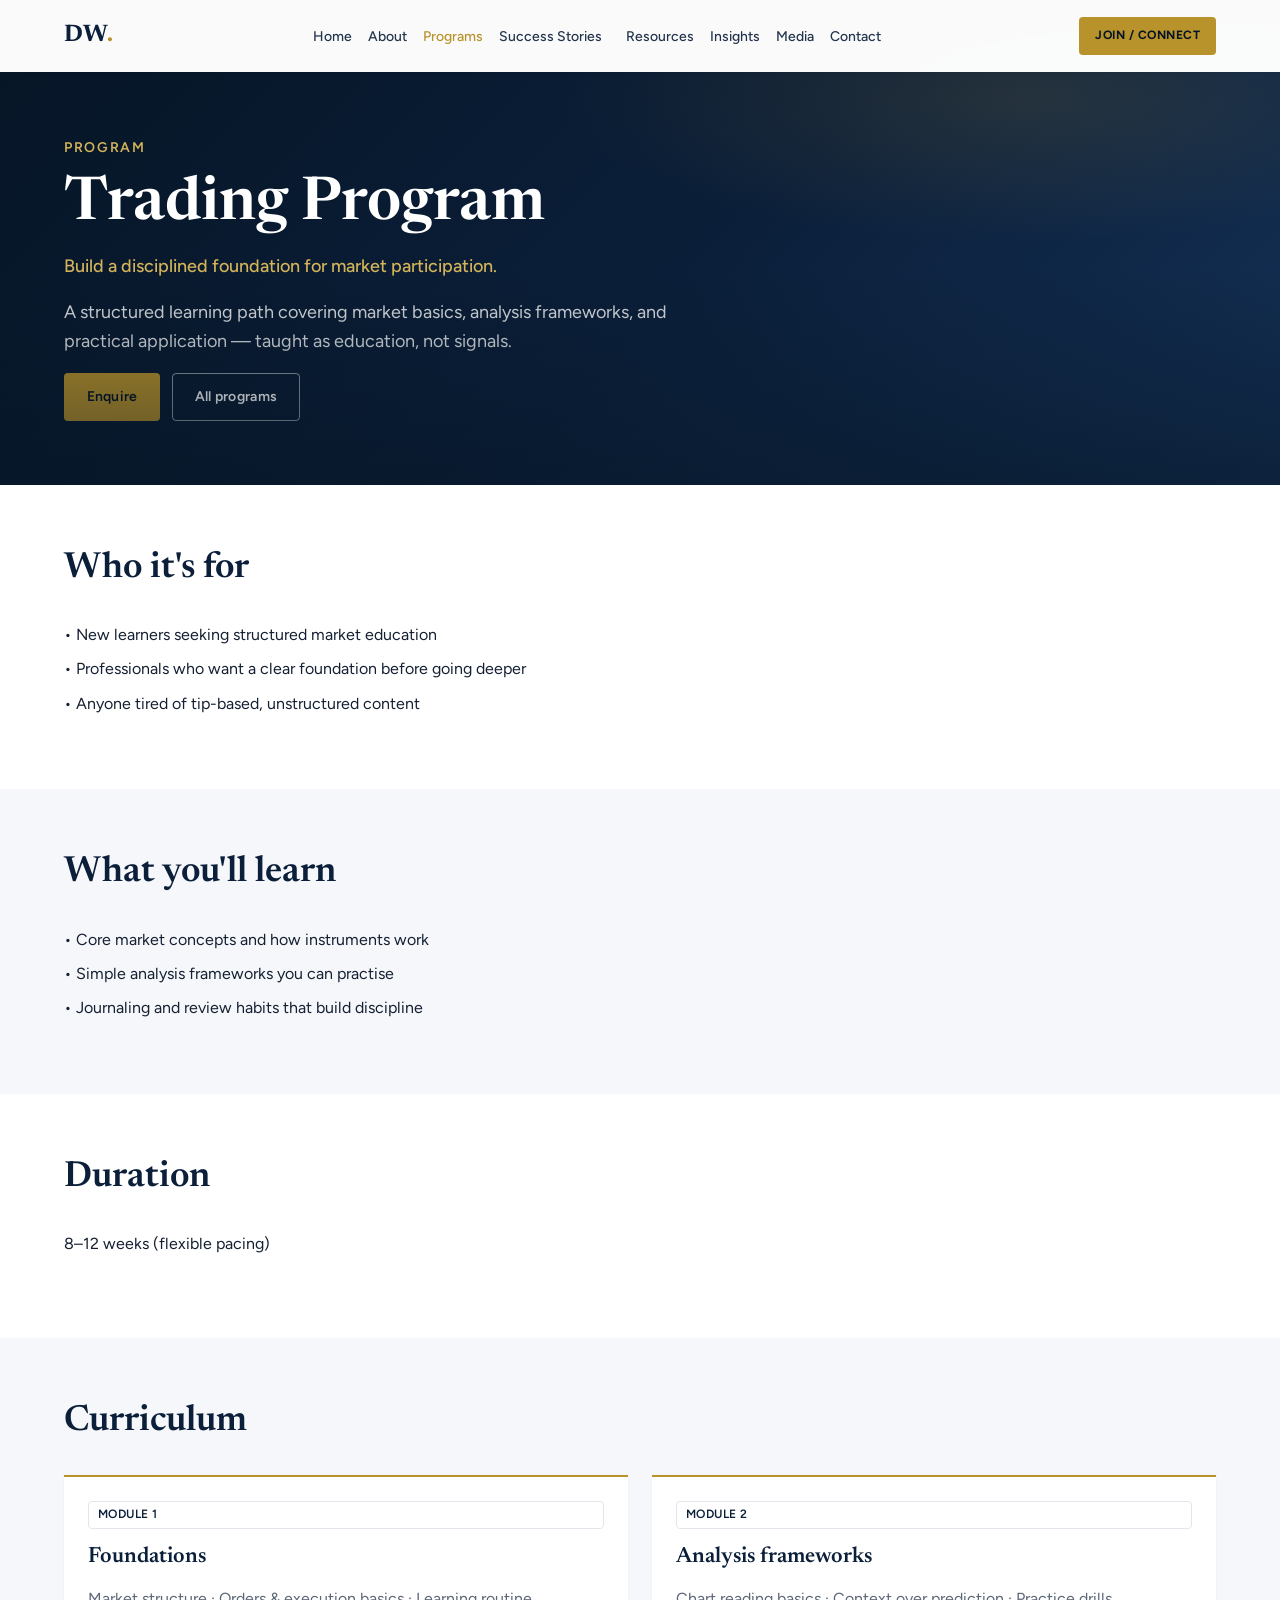
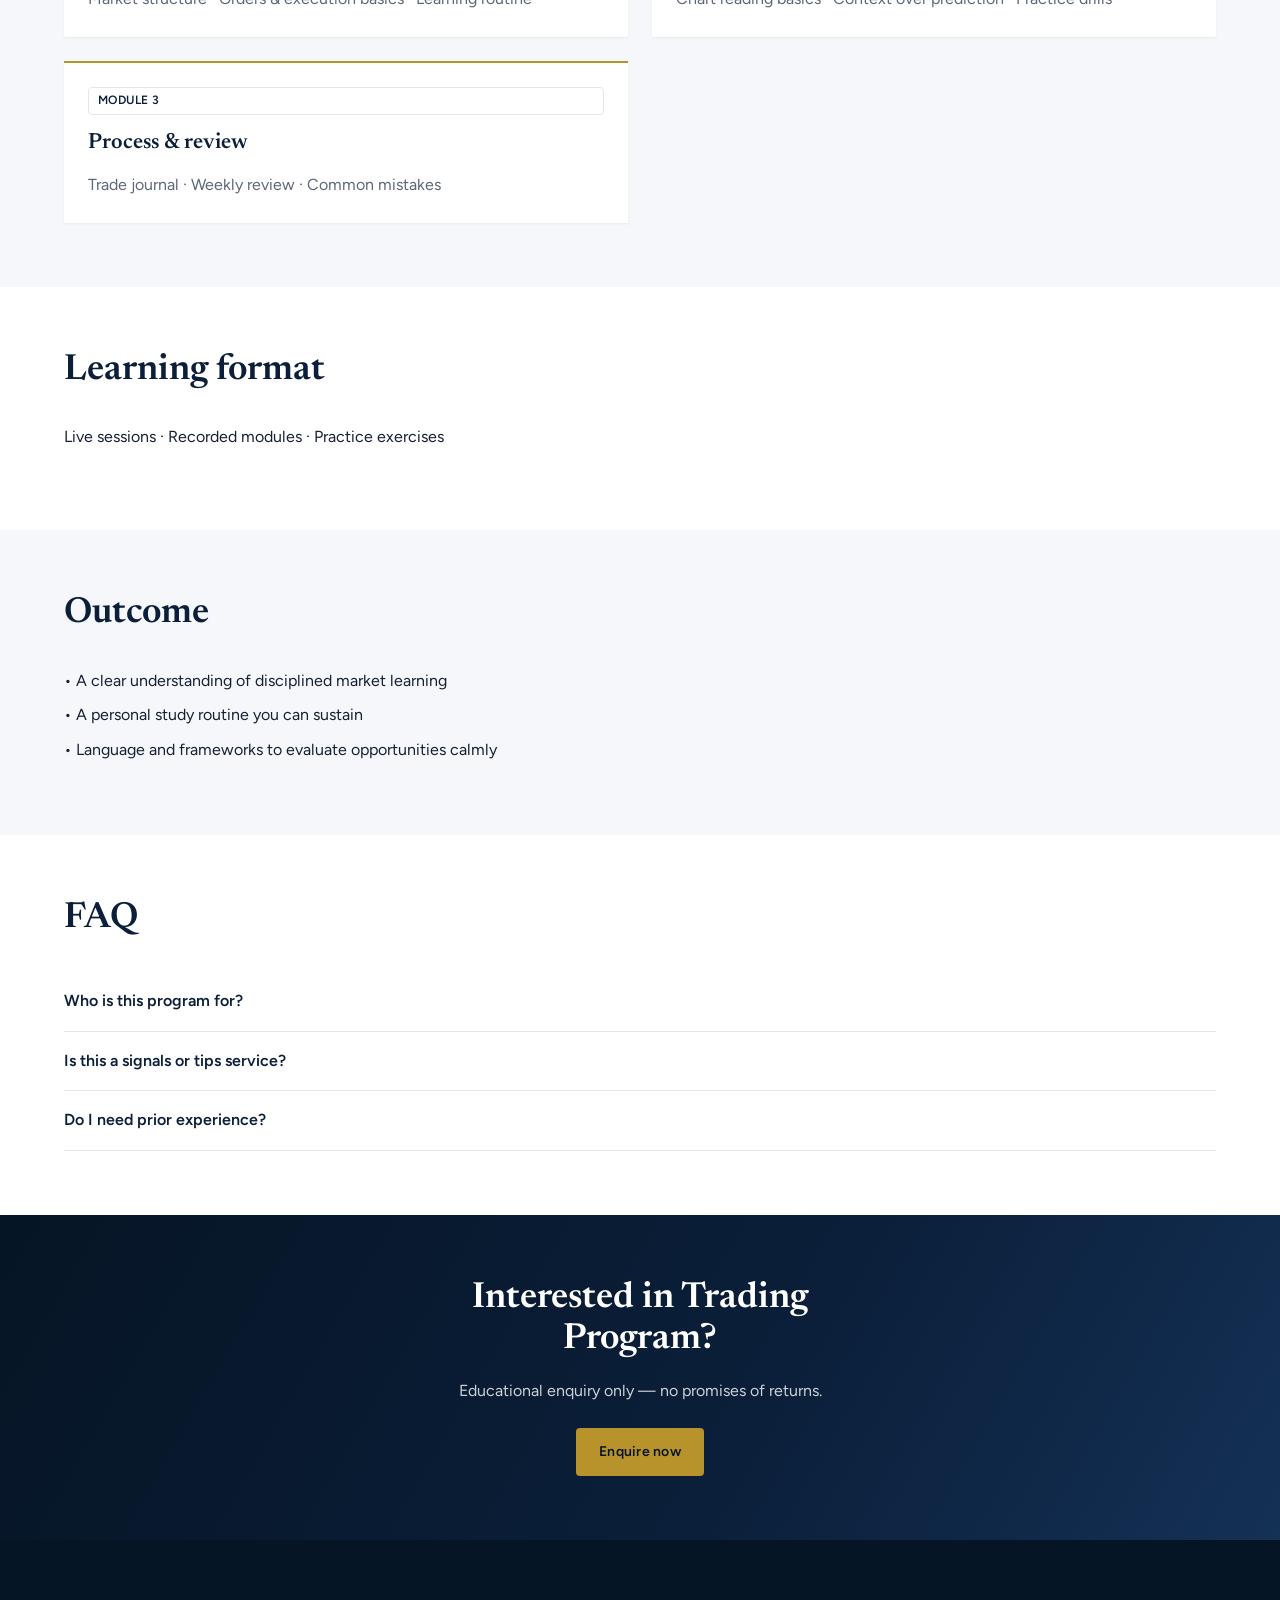
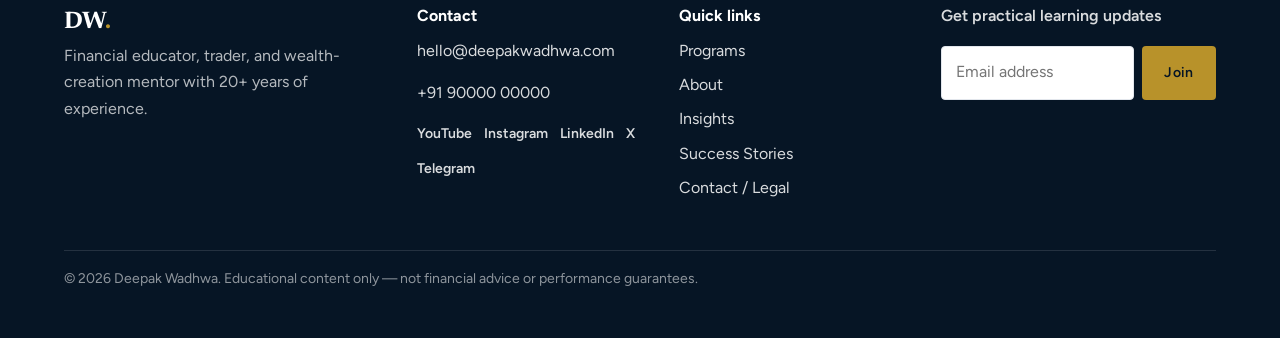
<file: programs/trading/index.html>
﻿<!DOCTYPE html>
<html lang="en">
<head>
  <meta charset="UTF-8" />
  <meta name="viewport" content="width=device-width, initial-scale=1" />
  <title>Trading Program | Deepak Wadhwa</title>
  <meta name="description" content="Structured trading education — learn with process and discipline." />
  <meta property="og:title" content="Trading Program | Deepak Wadhwa" />
  <meta property="og:description" content="Deepak Wadhwa — financial education, trading, and wealth creation." />
  <link rel="preconnect" href="https://fonts.googleapis.com" />
  <link rel="preconnect" href="https://fonts.gstatic.com" crossorigin />
  <link rel="stylesheet" href="https://fonts.googleapis.com/css2?family=Figtree:wght@400;600;700&family=Newsreader:opsz,wght@6..72,600;6..72,700&display=swap" media="print" onload="this.media='all'" />
  <noscript><link rel="stylesheet" href="https://fonts.googleapis.com/css2?family=Figtree:wght@400;600;700&family=Newsreader:opsz,wght@6..72,600;6..72,700&display=swap" /></noscript>
  <link rel="stylesheet" href="../../css/site.css" />
</head>
<body data-page="program-detail" data-program-slug="trading">
  <div data-component="navbar"></div>

  <main data-page-main>
    <section data-section="hero"><h1>Trading Program</h1></section>
    <section data-section="who"><!-- Who it's for --></section>
    <section data-section="learn"><!-- What you'll learn --></section>
    <section data-section="duration"><!-- Duration --></section>
    <section data-section="curriculum"><!-- Curriculum from data/programs.json --></section>
    <section data-section="format"><!-- Learning format --></section>
    <section data-section="outcome"><!-- Outcome --></section>
    <section data-section="faq"><!-- FAQ accordion --></section>
    <section data-section="cta" data-component="cta-section"></section>
  </main>

  <div data-component="footer"></div>
  <script src="../../js/pages/program-detail.js" defer></script>
  <script src="../../js/site.bundle.js" defer></script>
</body>
</html>
</file>
<file: css/site.css>
/* DW site.css — generated */
/* css/variables.css */
/* Deepak Wadhwa — design tokens (Navy / White / Gold)
   Fonts load via non-blocking <link> in HTML — not @import (blocks CSS). */

:root {
  --color-white: #ffffff;
  --color-navy: #0b1f3a;
  --color-navy-deep: #061525;
  --color-navy-soft: #143156;
  --color-gold: #b8922a;
  --color-gold-soft: #d4b45a;
  --color-gold-muted: rgba(184, 146, 42, 0.12);
  --color-text: #152033;
  --color-text-muted: #5c6778;
  --color-border: #e2e6ec;
  --color-bg-soft: #f5f7fa;
  --color-bg-wash: #eef2f7;
  --color-success: #1f6b4a;
  --color-error: #9b2c2c;

  --font-display: "Newsreader", Georgia, "Times New Roman", serif;
  --font-body: "Figtree", "Segoe UI", sans-serif;

  --fs-xs: 0.75rem;
  --fs-sm: 0.875rem;
  --fs-base: 1rem;
  --fs-md: 1.125rem;
  --fs-lg: 1.375rem;
  --fs-xl: 1.75rem;
  --fs-2xl: 2.25rem;
  --fs-3xl: clamp(2.25rem, 4vw, 3.25rem);
  --fs-hero: clamp(2.5rem, 5.5vw, 3.75rem);

  --lh-tight: 1.15;
  --lh-snug: 1.35;
  --lh-body: 1.65;

  --space-1: 0.25rem;
  --space-2: 0.5rem;
  --space-3: 0.75rem;
  --space-4: 1rem;
  --space-5: 1.5rem;
  --space-6: 2rem;
  --space-7: 3rem;
  --space-8: 4rem;
  --space-9: 6rem;

  --container: 72rem;
  --nav-height: 4.5rem;
  --radius: 0.25rem;
  --radius-md: 0.5rem;
  --shadow-sm: 0 1px 2px rgba(11, 31, 58, 0.06);
  --shadow-md: 0 8px 24px rgba(11, 31, 58, 0.08);
  --transition: 200ms ease;
  --ease-out: cubic-bezier(0.22, 1, 0.36, 1);
}

/* css/base.css */
*,
*::before,
*::after {
  box-sizing: border-box;
}

html {
  scroll-behavior: smooth;
  overflow-x: hidden;
}

body {
  margin: 0;
  min-height: 100vh;
  overflow-x: hidden;
  font-family: var(--font-body);
  font-size: var(--fs-base);
  line-height: var(--lh-body);
  color: var(--color-text);
  background:
    radial-gradient(1200px 500px at 10% -10%, rgba(184, 146, 42, 0.08), transparent 55%),
    radial-gradient(900px 420px at 100% 0%, rgba(11, 31, 58, 0.06), transparent 50%),
    var(--color-white);
}

img {
  max-width: 100%;
  height: auto;
  display: block;
}

a {
  color: inherit;
  text-decoration: none;
}

button,
input,
textarea,
select {
  font: inherit;
}

h1,
h2,
h3,
h4 {
  font-family: var(--font-display);
  font-weight: 600;
  line-height: var(--lh-tight);
  color: var(--color-navy);
  margin: 0 0 var(--space-4);
}

p {
  margin: 0 0 var(--space-4);
}

ul {
  margin: 0;
  padding: 0;
  list-style: none;
}

.sr-only {
  position: absolute;
  width: 1px;
  height: 1px;
  padding: 0;
  margin: -1px;
  overflow: hidden;
  clip: rect(0, 0, 0, 0);
  white-space: nowrap;
  border: 0;
}

.container {
  width: min(100% - 2rem, var(--container));
  margin-inline: auto;
}

[data-page-main] {
  min-height: 50vh;
  padding-top: var(--nav-height);
}

[data-page-main]:has(.hero) {
  padding-top: 0;
}

/* Scroll / interaction motion → css/animations.css */

/* css/components.css */
/* ========== Buttons ========== */
.btn {
  display: inline-flex;
  align-items: center;
  justify-content: center;
  gap: var(--space-2);
  min-height: 2.75rem;
  padding: 0.7rem 1.35rem;
  border: 1px solid transparent;
  border-radius: var(--radius);
  font-weight: 600;
  font-size: var(--fs-sm);
  letter-spacing: 0.02em;
  cursor: pointer;
  transition: background var(--transition), color var(--transition), border-color var(--transition), transform var(--transition);
}

.btn:hover {
  transform: translateY(-1px);
}

.btn:active {
  transform: none;
}

.btn--primary {
  background: var(--color-navy);
  color: var(--color-white);
}

.btn--primary:hover {
  background: var(--color-navy-soft);
}

.btn--gold {
  background: var(--color-gold);
  color: var(--color-navy-deep);
}

.btn--gold:hover {
  background: var(--color-gold-soft);
}

.btn--ghost {
  background: transparent;
  color: var(--color-navy);
  border-color: var(--color-navy);
}

.btn--ghost:hover {
  background: var(--color-navy);
  color: var(--color-white);
}

.btn--light {
  background: var(--color-white);
  color: var(--color-navy);
}

.btn-group {
  display: flex;
  flex-wrap: wrap;
  gap: var(--space-3);
}

/* ========== Navbar ========== */
.site-header {
  position: fixed;
  inset: 0 0 auto;
  z-index: 100;
  width: 100%;
  background: transparent;
  color: var(--color-navy);
  transition: background var(--transition), box-shadow var(--transition), color var(--transition);
}

.site-header__inner {
  height: var(--nav-height);
  width: min(100% - 2rem, var(--container));
  margin-inline: auto;
  display: flex;
  align-items: center;
  gap: var(--space-4);
}

.site-header.is-scrolled,
.site-header.is-solid,
.site-header.is-menu-open {
  background: rgba(255, 255, 255, 0.98);
  box-shadow: var(--shadow-sm);
  color: var(--color-navy);
  backdrop-filter: blur(8px);
}

.site-header.is-over-hero:not(.is-scrolled):not(.is-menu-open) {
  color: var(--color-white);
}

.site-header .logo {
  font-family: var(--font-display);
  font-size: 1.5rem;
  font-weight: 700;
  letter-spacing: 0.04em;
  color: inherit;
  flex-shrink: 0;
}

.site-header .logo span {
  color: var(--color-gold);
}

/* Desktop link cluster — centered between logo and CTA */
.nav-cluster {
  display: none;
  align-items: center;
  justify-content: center;
  flex-wrap: wrap;
  gap: var(--space-2) var(--space-5);
  flex: 1;
  min-width: 0;
}

.nav-primary ul,
.nav-secondary ul {
  display: flex;
  align-items: center;
  flex-wrap: wrap;
  gap: var(--space-4);
}

.nav-primary a,
.nav-secondary a {
  font-size: var(--fs-sm);
  font-weight: 500;
  opacity: 0.9;
  white-space: nowrap;
}

.nav-primary a:hover,
.nav-secondary a:hover,
.nav-primary a.is-active,
.nav-secondary a.is-active {
  opacity: 1;
  color: var(--color-gold);
}

.nav-cta {
  display: none;
  flex-shrink: 0;
  padding: 0.55rem 1rem;
  background: var(--color-gold);
  color: var(--color-navy-deep) !important;
  font-size: var(--fs-xs);
  font-weight: 700;
  letter-spacing: 0.04em;
  border-radius: var(--radius);
  white-space: nowrap;
}

.nav-toggle {
  margin-left: auto;
  position: relative;
  z-index: 102;
  display: inline-flex;
  flex-direction: column;
  justify-content: center;
  align-items: center;
  gap: 5px;
  width: 2.75rem;
  height: 2.75rem;
  padding: 0;
  border: 0;
  background: transparent;
  color: inherit;
  cursor: pointer;
  flex-shrink: 0;
}

.nav-toggle__bar {
  display: block;
  width: 1.35rem;
  height: 2px;
  background: currentColor;
  border-radius: 1px;
  transition: transform 0.25s var(--ease-out), opacity 0.2s ease;
  transform-origin: center;
}

.nav-toggle[aria-expanded="true"] .nav-toggle__bar[data-bar="1"] {
  transform: translateY(7px) rotate(45deg);
}

.nav-toggle[aria-expanded="true"] .nav-toggle__bar[data-bar="2"] {
  opacity: 0;
}

.nav-toggle[aria-expanded="true"] .nav-toggle__bar[data-bar="3"] {
  transform: translateY(-7px) rotate(-45deg);
}

.nav-mobile {
  position: fixed;
  top: var(--nav-height);
  left: 0;
  width: 100%;
  height: calc(100dvh - var(--nav-height));
  z-index: 101;
  background: var(--color-white);
  color: var(--color-navy);
  padding: var(--space-6) 1.25rem calc(var(--space-6) + env(safe-area-inset-bottom, 0));
  overflow-x: hidden;
  overflow-y: auto;
  -webkit-overflow-scrolling: touch;
  transform: translate3d(100%, 0, 0);
  visibility: hidden;
  pointer-events: none;
  transition: transform 0.35s var(--ease-out), visibility 0.35s;
}

.nav-mobile.is-open {
  transform: translate3d(0, 0, 0);
  visibility: visible;
  pointer-events: auto;
}

.nav-mobile ul {
  display: grid;
  gap: 0;
  margin-bottom: var(--space-6);
}

.nav-mobile li {
  border-bottom: 1px solid var(--color-border);
}

.nav-mobile a {
  display: block;
  padding: 0.95rem 0;
  font-size: var(--fs-lg);
  font-family: var(--font-display);
  color: var(--color-navy);
}

.nav-mobile .nav-cta {
  display: inline-flex;
  margin-left: 0;
  width: 100%;
  justify-content: center;
}

body.nav-open {
  overflow: hidden;
  touch-action: none;
}

@media (min-width: 768px) {
  .site-header__inner {
    width: min(100% - 3rem, var(--container));
    gap: var(--space-4);
    display: grid;
    grid-template-columns: auto 1fr auto;
    align-items: center;
  }

  .nav-cluster {
    display: flex;
    justify-content: center;
    gap: var(--space-2) var(--space-4);
  }

  .nav-primary ul,
  .nav-secondary ul {
    gap: var(--space-3);
  }

  .nav-primary a,
  .nav-secondary a {
    font-size: 0.8125rem;
  }

  .nav-cta.nav-cta--desktop {
    display: inline-flex;
    margin-left: 0;
  }

  .nav-toggle {
    display: none;
  }

  .nav-mobile {
    display: none !important;
  }
}

@media (min-width: 1100px) {
  .nav-cluster {
    gap: var(--space-2) var(--space-5);
  }

  .nav-primary ul,
  .nav-secondary ul {
    gap: var(--space-4);
  }

  .nav-primary a,
  .nav-secondary a {
    font-size: var(--fs-sm);
  }
}

/* ========== Hero ========== */
.hero {
  position: relative;
  min-height: 100vh;
  display: grid;
  align-items: center;
  padding: calc(var(--nav-height) + var(--space-7)) 0 var(--space-7);
  background:
    linear-gradient(135deg, var(--color-navy-deep) 0%, var(--color-navy) 55%, var(--color-navy-soft) 100%);
  color: var(--color-white);
  overflow: hidden;
}

.hero__video {
  position: absolute;
  inset: 0;
  z-index: 0;
  overflow: hidden;
  pointer-events: none;
  background: linear-gradient(135deg, var(--color-navy-deep) 0%, var(--color-navy) 55%, var(--color-navy-soft) 100%);
}

.hero__video.is-disabled {
  display: none;
}

.hero__video-el {
  width: 100%;
  height: 100%;
  object-fit: cover;
  object-position: center;
  opacity: 0;
  transition: opacity 0.6s var(--anim-ease, ease);
}

.hero__video-el[data-loaded="true"],
.hero__video-el.is-ready {
  opacity: 1;
}

.hero::before {
  content: "";
  position: absolute;
  inset: 0;
  z-index: 1;
  background:
    radial-gradient(ellipse 60% 50% at 80% 20%, rgba(184, 146, 42, 0.14), transparent 60%),
    linear-gradient(to bottom, transparent 55%, rgba(6, 21, 37, 0.55));
  pointer-events: none;
}

.hero--video::before {
  background:
    linear-gradient(105deg, rgba(6, 21, 37, 0.88) 0%, rgba(11, 31, 58, 0.72) 48%, rgba(11, 31, 58, 0.45) 100%),
    linear-gradient(to top, rgba(6, 21, 37, 0.65) 0%, transparent 45%);
}

.hero--video .hero__inner {
  z-index: 2;
}

.hero__stats {
  margin-top: var(--space-7);
}

@media (prefers-reduced-motion: reduce) {
  .hero__video {
    display: none;
  }
}

.hero__inner {
  position: relative;
  display: grid;
  gap: var(--space-7);
}

.hero__eyebrow {
  color: var(--color-gold-soft);
  font-size: var(--fs-sm);
  font-weight: 600;
  letter-spacing: 0.12em;
  text-transform: uppercase;
  margin-bottom: var(--space-3);
}

.hero h1 {
  color: var(--color-white);
  font-size: var(--fs-hero);
  max-width: 14ch;
  margin-bottom: var(--space-3);
}

.hero__tagline {
  color: var(--color-gold-soft);
  font-size: var(--fs-md);
  font-weight: 500;
  margin-bottom: var(--space-4);
}

.hero__lead {
  max-width: 38rem;
  color: rgba(255, 255, 255, 0.85);
  font-size: var(--fs-md);
}

.hero__media {
  position: relative;
  aspect-ratio: 16 / 10;
  background: rgba(255, 255, 255, 0.06);
  border: 1px solid rgba(255, 255, 255, 0.12);
  border-radius: var(--radius-md);
  display: grid;
  place-items: center;
  color: rgba(255, 255, 255, 0.7);
  min-height: 12rem;
  overflow: hidden;
}

/* Circular portrait merge into hero / video background */
.hero__portrait {
  position: relative;
  justify-self: center;
  width: min(78vw, 22rem);
  aspect-ratio: 1;
  z-index: 2;
}

.hero__portrait-glow {
  position: absolute;
  inset: -8%;
  border-radius: 50%;
  background:
    radial-gradient(circle at 50% 45%, rgba(184, 146, 42, 0.35) 0%, transparent 55%),
    radial-gradient(circle at 50% 50%, rgba(11, 31, 58, 0.15) 40%, transparent 70%);
  filter: blur(6px);
  pointer-events: none;
}

.hero__portrait-ring {
  position: relative;
  width: 100%;
  height: 100%;
  border-radius: 50%;
  padding: 3px;
  background:
    linear-gradient(145deg, rgba(212, 180, 90, 0.85), rgba(11, 31, 58, 0.2) 45%, rgba(184, 146, 42, 0.55));
  box-shadow:
    0 0 0 1px rgba(255, 255, 255, 0.08),
    0 24px 48px rgba(6, 21, 37, 0.35);
}

.hero__portrait-img {
  display: block;
  width: 100%;
  height: 100%;
  object-fit: cover;
  object-position: center 18%;
  border-radius: 50%;
  /* Soft circular merge — edges dissolve into hero atmosphere */
  -webkit-mask-image: radial-gradient(circle at 50% 46%, #000 58%, transparent 76%);
  mask-image: radial-gradient(circle at 50% 46%, #000 58%, transparent 76%);
}

.hero--portrait .hero__copy {
  position: relative;
  z-index: 2;
}

@media (max-width: 899px) {
  .hero--portrait .hero__inner {
    justify-items: center;
    text-align: center;
  }

  .hero--portrait .hero__lead {
    margin-inline: auto;
  }

  .hero--portrait .btn-group {
    justify-content: center;
  }

  .hero--portrait .hero__portrait {
    order: -1;
    width: min(62vw, 16rem);
    margin-bottom: var(--space-2);
  }

  .hero--portrait h1 {
    max-width: none;
  }
}

@media (min-width: 900px) {
  .hero--portrait .hero__portrait {
    width: min(36vw, 26rem);
    justify-self: end;
  }
}

.hero .btn--ghost {
  color: var(--color-white);
  border-color: rgba(255, 255, 255, 0.55);
}

.hero .btn--ghost:hover {
  background: var(--color-white);
  color: var(--color-navy);
}

.hero--compact {
  min-height: auto;
  padding: calc(var(--nav-height) + var(--space-8)) 0 var(--space-8);
}

@media (min-width: 900px) {
  .hero__inner {
    grid-template-columns: 1.1fr 0.9fr;
    align-items: center;
  }
}

/* ========== Section header ========== */
.section-header {
  max-width: 40rem;
  margin-bottom: var(--space-6);
}

.section-header--center {
  margin-inline: auto;
  text-align: center;
}

.section-header__eyebrow {
  display: inline-block;
  margin-bottom: var(--space-2);
  color: var(--color-gold);
  font-size: var(--fs-xs);
  font-weight: 700;
  letter-spacing: 0.14em;
  text-transform: uppercase;
}

.section-header h2 {
  font-size: var(--fs-2xl);
  margin-bottom: var(--space-3);
}

.section-header__sub {
  color: var(--color-text-muted);
  font-size: var(--fs-md);
  margin: 0;
}

.section {
  padding: var(--space-8) 0;
}

.section--soft {
  background: var(--color-bg-soft);
}

.section--navy {
  background: var(--color-navy);
  color: var(--color-white);
}

.section--navy .section-header h2,
.section--navy .section-header__sub {
  color: var(--color-white);
}

.section--navy .section-header__sub {
  opacity: 0.8;
}

/* ========== Stats ========== */
.stats {
  display: grid;
  grid-template-columns: repeat(2, 1fr);
  gap: var(--space-5);
}

.stat {
  text-align: center;
}

.stat__value {
  font-family: var(--font-display);
  font-size: var(--fs-2xl);
  font-weight: 700;
  color: var(--color-gold);
  line-height: 1;
  margin-bottom: var(--space-2);
}

.stat__label {
  font-size: var(--fs-sm);
  color: var(--color-text-muted);
}

.hero .stat__label,
.section--navy .stat__label {
  color: rgba(255, 255, 255, 0.75);
}

@media (min-width: 768px) {
  .stats {
    grid-template-columns: repeat(4, 1fr);
  }
}

/* ========== Cards shared ========== */
.card-grid {
  display: grid;
  gap: var(--space-5);
}

@media (min-width: 640px) {
  .card-grid--2 {
    grid-template-columns: repeat(2, 1fr);
  }
}

@media (min-width: 900px) {
  .card-grid--3 {
    grid-template-columns: repeat(3, 1fr);
  }

  .card-grid--4 {
    grid-template-columns: repeat(4, 1fr);
  }
}

.tag {
  display: inline-block;
  padding: 0.2rem 0.55rem;
  border: 1px solid var(--color-border);
  border-radius: var(--radius);
  font-size: var(--fs-xs);
  font-weight: 600;
  letter-spacing: 0.04em;
  text-transform: uppercase;
  color: var(--color-navy);
  background: var(--color-white);
}

.tag--gold {
  border-color: var(--color-gold);
  color: var(--color-navy);
  background: var(--color-gold-muted);
}

/* ========== Program card ========== */
.program-card {
  display: flex;
  flex-direction: column;
  gap: var(--space-4);
  padding: var(--space-5);
  border-top: 2px solid var(--color-gold);
  background: var(--color-white);
  box-shadow: var(--shadow-sm);
  height: 100%;
  transition: box-shadow var(--transition), transform var(--transition);
}

.program-card:hover {
  box-shadow: var(--shadow-md);
  transform: translateY(-2px);
}

.program-card__icon {
  width: 2.5rem;
  height: 2.5rem;
  display: grid;
  place-items: center;
  background: var(--color-gold-muted);
  color: var(--color-navy);
  font-family: var(--font-display);
  font-weight: 700;
}

.program-card__media {
  aspect-ratio: 16 / 10;
  margin: calc(var(--space-5) * -1) calc(var(--space-5) * -1) 0;
  width: calc(100% + var(--space-5) * 2);
  overflow: hidden;
  background: var(--color-navy);
}

.program-card__media img {
  width: 100%;
  height: 100%;
  object-fit: cover;
}

.program-card h3 {
  font-size: var(--fs-lg);
  margin: 0;
}

.program-card p {
  color: var(--color-text-muted);
  flex: 1;
  margin: 0;
}

.program-card__meta {
  display: flex;
  align-items: center;
  justify-content: space-between;
  gap: var(--space-3);
}

/* ========== Testimonial card ========== */
.testimonial-card {
  padding: var(--space-5);
  background: var(--color-white);
  border-left: 3px solid var(--color-gold);
  box-shadow: var(--shadow-sm);
  height: 100%;
}

.testimonial-card__quote {
  font-family: var(--font-display);
  font-size: var(--fs-md);
  line-height: var(--lh-snug);
  margin-bottom: var(--space-5);
}

.testimonial-card__person {
  display: flex;
  align-items: center;
  gap: var(--space-3);
}

.testimonial-card__photo {
  width: 3rem;
  height: 3rem;
  border-radius: 50%;
  object-fit: cover;
  background: var(--color-bg-wash);
  flex-shrink: 0;
}

.testimonial-card__photo--initial {
  display: grid;
  place-items: center;
  background: var(--color-navy);
  color: var(--color-gold-soft);
  font-family: var(--font-display);
  font-weight: 700;
  font-size: 1.1rem;
}

.card-media-label {
  position: absolute;
  inset: 0;
  display: grid;
  place-items: center;
  color: rgba(255, 255, 255, 0.75);
  font-size: var(--fs-sm);
  font-weight: 600;
  letter-spacing: 0.06em;
  text-transform: uppercase;
}

.testimonial-card__name {
  font-weight: 700;
  margin: 0;
}

.testimonial-card__role,
.testimonial-card__result {
  font-size: var(--fs-sm);
  color: var(--color-text-muted);
  margin: 0;
}

.testimonial-card__journey {
  display: grid;
  gap: var(--space-3);
  margin-bottom: var(--space-5);
}

.journey-step strong {
  display: block;
  color: var(--color-gold);
  font-size: var(--fs-xs);
  letter-spacing: 0.08em;
  text-transform: uppercase;
  margin-bottom: var(--space-1);
}

.journey-step p {
  margin: 0;
  font-size: var(--fs-sm);
  color: var(--color-text-muted);
}

/* ========== Article / Video / Event cards ========== */
.article-card,
.video-card,
.event-card,
.resource-card {
  display: flex;
  flex-direction: column;
  height: 100%;
  background: var(--color-white);
  transition: transform var(--transition);
}

.article-card:hover,
.video-card:hover,
.resource-card:hover {
  transform: translateY(-2px);
}

.article-card__media,
.video-card__media,
.resource-card__media {
  aspect-ratio: 16 / 10;
  background:
    linear-gradient(145deg, var(--color-navy) 0%, var(--color-navy-soft) 100%);
  position: relative;
  overflow: hidden;
}

.article-card__media img,
.video-card__media img,
.resource-card__media img {
  width: 100%;
  height: 100%;
  object-fit: cover;
}

.article-card__body,
.video-card__body,
.resource-card__body {
  display: flex;
  flex-direction: column;
  gap: var(--space-2);
  padding: var(--space-4) 0;
  flex: 1;
}

.article-card h3,
.video-card h3,
.resource-card h3,
.event-card h3 {
  font-size: var(--fs-md);
  margin: 0;
}

.article-card__excerpt,
.resource-card__desc {
  color: var(--color-text-muted);
  font-size: var(--fs-sm);
  flex: 1;
  margin: 0;
}

.article-card__meta,
.video-card__meta {
  font-size: var(--fs-xs);
  color: var(--color-text-muted);
}

.video-card__play {
  position: absolute;
  inset: 0;
  display: grid;
  place-items: center;
  background: rgba(6, 21, 37, 0.25);
}

.video-card__play-icon {
  width: 3rem;
  height: 3rem;
  border-radius: 50%;
  background: var(--color-gold);
  color: var(--color-navy-deep);
  display: grid;
  place-items: center;
  font-size: 0.9rem;
}

.event-card {
  display: grid;
  grid-template-columns: auto 1fr;
  gap: var(--space-4);
  padding: var(--space-4);
  border: 1px solid var(--color-border);
  background: var(--color-white);
}

.event-card__date {
  min-width: 4.25rem;
  text-align: center;
  padding: var(--space-3);
  background: var(--color-navy);
  color: var(--color-white);
}

.event-card__date .day {
  display: block;
  font-family: var(--font-display);
  font-size: var(--fs-xl);
  font-weight: 700;
  line-height: 1;
}

.event-card__date .month {
  font-size: var(--fs-xs);
  text-transform: uppercase;
  letter-spacing: 0.08em;
  opacity: 0.85;
}

.event-card__actions {
  margin-top: var(--space-3);
}

/* ========== Media logo strip ========== */
.media-logo-strip {
  display: flex;
  flex-wrap: wrap;
  align-items: center;
  justify-content: center;
  gap: var(--space-6);
}

.media-logo {
  opacity: 0.55;
  filter: grayscale(1);
  transition: opacity var(--transition), filter var(--transition);
  font-weight: 700;
  letter-spacing: 0.04em;
  color: var(--color-navy);
}

.media-logo:hover {
  opacity: 1;
  filter: none;
}

.media-logo img {
  max-height: 2rem;
  width: auto;
}

/* ========== CTA section ========== */
.cta-section {
  padding: var(--space-8) 0;
  background:
    linear-gradient(120deg, var(--color-navy-deep), var(--color-navy) 60%, var(--color-navy-soft));
  color: var(--color-white);
  text-align: center;
}

.cta-section h2 {
  color: var(--color-white);
  font-size: var(--fs-2xl);
  max-width: 22ch;
  margin-inline: auto;
}

.cta-section p {
  color: rgba(255, 255, 255, 0.8);
  max-width: 36rem;
  margin: 0 auto var(--space-5);
}

/* ========== Forms ========== */
.form {
  display: grid;
  gap: var(--space-4);
}

.form-row {
  display: grid;
  gap: var(--space-2);
}

.form-row label {
  font-size: var(--fs-sm);
  font-weight: 600;
  color: var(--color-navy);
}

.form-row input,
.form-row textarea,
.form-row select {
  width: 100%;
  padding: 0.8rem 0.9rem;
  border: 1px solid var(--color-border);
  border-radius: var(--radius);
  background: var(--color-white);
  color: var(--color-text);
}

.form-row input:focus,
.form-row textarea:focus,
.form-row select:focus {
  outline: 2px solid rgba(184, 146, 42, 0.35);
  border-color: var(--color-gold);
}

.form-row textarea {
  min-height: 8rem;
  resize: vertical;
}

.intent-pills {
  display: flex;
  flex-wrap: wrap;
  gap: var(--space-2);
}

.intent-pills label {
  cursor: pointer;
}

.intent-pills input {
  position: absolute;
  opacity: 0;
  pointer-events: none;
}

.intent-pills span {
  display: inline-block;
  padding: 0.45rem 0.85rem;
  border: 1px solid var(--color-border);
  border-radius: var(--radius);
  font-size: var(--fs-sm);
  font-weight: 600;
  color: var(--color-navy);
  transition: background var(--transition), border-color var(--transition), color var(--transition);
}

.intent-pills input:checked + span,
.intent-pills label:hover span {
  border-color: var(--color-gold);
  background: var(--color-gold-muted);
}

.form-status {
  font-size: var(--fs-sm);
  min-height: 1.25rem;
}

.form-status.is-success {
  color: var(--color-success);
}

.form-status.is-error {
  color: var(--color-error);
}

.newsletter-form--inline {
  display: grid;
  grid-template-columns: 1fr auto;
  gap: var(--space-2);
}

.newsletter-form--inline .form-row {
  margin: 0;
}

@media (max-width: 520px) {
  .newsletter-form--inline {
    grid-template-columns: 1fr;
  }
}

/* Modal (resource gate) — open/close motion in animations.css */
.modal {
  position: fixed;
  inset: 0;
  z-index: 200;
  display: grid;
  place-items: center;
  padding: var(--space-4);
}

.modal__backdrop {
  position: absolute;
  inset: 0;
  background: rgba(6, 21, 37, 0.55);
}

.modal__panel {
  position: relative;
  width: min(100%, 28rem);
  padding: var(--space-6);
  background: var(--color-white);
  box-shadow: var(--shadow-md);
}

.modal__close {
  position: absolute;
  top: 0.75rem;
  right: 0.75rem;
  border: 0;
  background: transparent;
  font-size: 1.5rem;
  line-height: 1;
  cursor: pointer;
  color: var(--color-text-muted);
}

/* ========== Footer ========== */
.site-footer {
  background: var(--color-navy-deep);
  color: rgba(255, 255, 255, 0.85);
  padding: var(--space-8) 0 var(--space-6);
}

.site-footer a:hover {
  color: var(--color-gold-soft);
}

.footer__grid {
  display: grid;
  gap: var(--space-6);
}

.site-footer .logo {
  font-family: var(--font-display);
  font-size: 1.5rem;
  font-weight: 700;
  color: var(--color-white);
}

.site-footer .logo span {
  color: var(--color-gold);
}

.footer-brand p {
  max-width: 28rem;
  color: rgba(255, 255, 255, 0.7);
}

.footer-links ul {
  display: grid;
  gap: var(--space-2);
}

.footer-social {
  display: flex;
  flex-wrap: wrap;
  gap: var(--space-3);
}

.footer-social a {
  font-size: var(--fs-sm);
  font-weight: 600;
}

.footer__bottom {
  margin-top: var(--space-7);
  padding-top: var(--space-4);
  border-top: 1px solid rgba(255, 255, 255, 0.12);
  font-size: var(--fs-sm);
  color: rgba(255, 255, 255, 0.55);
}

@media (min-width: 768px) {
  .footer__grid {
    grid-template-columns: 1.4fr 1fr 1fr 1.2fr;
  }
}

/* ========== Filters / tabs ========== */
.filter-tabs {
  display: flex;
  flex-wrap: wrap;
  gap: var(--space-2);
  margin-bottom: var(--space-6);
}

.filter-tabs button {
  padding: 0.5rem 0.9rem;
  border: 1px solid var(--color-border);
  background: var(--color-white);
  color: var(--color-navy);
  border-radius: var(--radius);
  font-size: var(--fs-sm);
  font-weight: 600;
  cursor: pointer;
}

.filter-tabs button.is-active,
.filter-tabs button:hover {
  border-color: var(--color-gold);
  background: var(--color-gold-muted);
}

/* FAQ accordion motion → css/animations.css */

/* css/pages.css */
/*
  STEP 3 — Page-specific layout styles go here.
*/

/* css/animations.css */
/* Shared animation tokens + scroll/interaction motion
   Subtle, authority-brand — transform/opacity only (FAQ uses grid-rows). */

:root {
  --anim-duration: 600ms;
  --anim-duration-fast: 400ms;
  --anim-ease: cubic-bezier(0.16, 1, 0.3, 1);
  --anim-distance: 32px;
}

/* ---------- Scroll reveal base ---------- */
[data-animate] {
  opacity: 0;
  transition:
    opacity var(--anim-duration) var(--anim-ease),
    transform var(--anim-duration) var(--anim-ease);
  will-change: opacity, transform;
}

[data-animate="fade-up"] {
  transform: translateY(var(--anim-distance));
}

[data-animate="fade-in"] {
  transform: none;
}

[data-animate="fade-left"] {
  transform: translateX(calc(var(--anim-distance) * -0.75));
}

[data-animate="fade-right"] {
  transform: translateX(calc(var(--anim-distance) * 0.75));
}

[data-animate].is-visible {
  opacity: 1;
  transform: none;
}

/* Stagger container: children animate individually */
[data-animate="stagger"] {
  opacity: 1;
  transform: none;
  will-change: auto;
}

[data-animate="stagger"] > *,
[data-animate="stagger"] .stagger-item {
  opacity: 0;
  transform: translateY(var(--anim-distance));
  transition:
    opacity var(--anim-duration) var(--anim-ease),
    transform var(--anim-duration) var(--anim-ease);
  will-change: opacity, transform;
}

[data-animate="stagger"].is-visible > *,
[data-animate="stagger"].is-visible .stagger-item {
  opacity: 1;
  transform: none;
}

/* ---------- Hero entrance (page load, not scroll) ---------- */
[data-hero-step] {
  opacity: 0;
  transform: translateY(18px);
  transition:
    opacity var(--anim-duration) var(--anim-ease),
    transform var(--anim-duration) var(--anim-ease);
}

[data-hero-step].is-visible {
  opacity: 1;
  transform: none;
}

/* ---------- Testimonial carousel (horizontal snap) ---------- */
.carousel {
  display: flex;
  gap: var(--space-5);
  overflow-x: auto;
  scroll-snap-type: x mandatory;
  scroll-behavior: smooth;
  -webkit-overflow-scrolling: touch;
  padding-bottom: var(--space-3);
  cursor: grab;
}

.carousel.is-dragging {
  cursor: grabbing;
  scroll-behavior: auto;
  user-select: none;
}

.carousel::-webkit-scrollbar {
  height: 4px;
}

.carousel::-webkit-scrollbar-thumb {
  background: var(--color-border);
  border-radius: 2px;
}

.carousel > * {
  flex: 0 0 min(100%, 22rem);
  scroll-snap-align: start;
}

@media (min-width: 768px) {
  .carousel > * {
    flex-basis: min(100%, 28rem);
  }
}

/* ---------- Media logo / card marquee ---------- */
.marquee {
  overflow: hidden;
  position: relative;
  mask-image: linear-gradient(90deg, transparent, #000 6%, #000 94%, transparent);
}

.marquee__track {
  display: flex;
  width: max-content;
  gap: var(--space-8);
  align-items: center;
  animation: marquee-scroll 36s linear infinite;
  will-change: transform;
}

.marquee:hover .marquee__track,
.marquee:focus-within .marquee__track {
  animation-play-state: paused;
}

/* Results testimonials — slower, card-sized */
.marquee--cards {
  margin-top: var(--space-2);
}

.marquee--cards .marquee__track {
  gap: var(--space-5);
  align-items: stretch;
  animation-duration: 48s;
}

.marquee--cards .testimonial-card {
  flex: 0 0 min(85vw, 22rem);
  width: min(85vw, 22rem);
  max-width: min(85vw, 22rem);
  height: auto;
  min-height: 100%;
}

@media (min-width: 768px) {
  .marquee--cards .testimonial-card {
    flex-basis: 26rem;
    width: 26rem;
    max-width: 26rem;
  }
}

@keyframes marquee-scroll {
  from {
    transform: translateX(0);
  }
  to {
    transform: translateX(-50%);
  }
}

/* ---------- FAQ accordion (grid-rows) ---------- */
.faq details {
  border-bottom: 1px solid var(--color-border);
  padding: 0;
}

.faq summary {
  cursor: pointer;
  font-weight: 600;
  color: var(--color-navy);
  list-style: none;
  padding: var(--space-4) 0;
}

.faq summary::-webkit-details-marker {
  display: none;
}

.faq__content {
  display: grid;
  grid-template-rows: 0fr;
  transition: grid-template-rows var(--anim-duration-fast) var(--anim-ease);
}

.faq details[open] > .faq__content {
  grid-template-rows: 1fr;
}

.faq__content-inner {
  overflow: hidden;
}

.faq__content-inner p {
  margin: 0 0 var(--space-4);
  color: var(--color-text-muted);
}

/* ---------- Resource modal motion ---------- */
.modal {
  opacity: 0;
  visibility: hidden;
  pointer-events: none;
  transition:
    opacity var(--anim-duration-fast) var(--anim-ease),
    visibility var(--anim-duration-fast);
}

.modal.is-open {
  opacity: 1;
  visibility: visible;
  pointer-events: auto;
}

.modal[hidden]:not(.is-open) {
  display: none !important;
}

.modal.is-open[hidden] {
  display: grid !important;
}

.modal__panel {
  transform: scale(0.96);
  transition: transform var(--anim-duration-fast) var(--anim-ease);
}

.modal.is-open .modal__panel {
  transform: scale(1);
}

/* ---------- Reduced motion ---------- */
@media (prefers-reduced-motion: reduce) {
  :root {
    --anim-duration: 0.01ms;
    --anim-duration-fast: 0.01ms;
  }

  [data-animate],
  [data-animate="stagger"] > *,
  [data-animate="stagger"] .stagger-item,
  [data-hero-step],
  .modal,
  .modal__panel,
  .faq__content {
    opacity: 1 !important;
    transform: none !important;
    transition: none !important;
  }

  [data-animate="stagger"] {
    opacity: 1 !important;
  }

  .marquee__track {
    animation: none !important;
    flex-wrap: wrap;
    width: auto;
    max-width: var(--container);
    margin-inline: auto;
    justify-content: center;
    row-gap: var(--space-4);
    padding-inline: 1rem;
  }

  .marquee--cards .marquee__track {
    display: grid;
    grid-template-columns: 1fr;
    width: min(100% - 2rem, var(--container));
  }

  @media (min-width: 768px) {
    .marquee--cards .marquee__track {
      grid-template-columns: repeat(2, 1fr);
    }
  }

  .marquee--cards .testimonial-card {
    width: 100%;
    max-width: none;
    flex: none;
  }

  .carousel {
    scroll-behavior: auto;
  }
}
</file>
